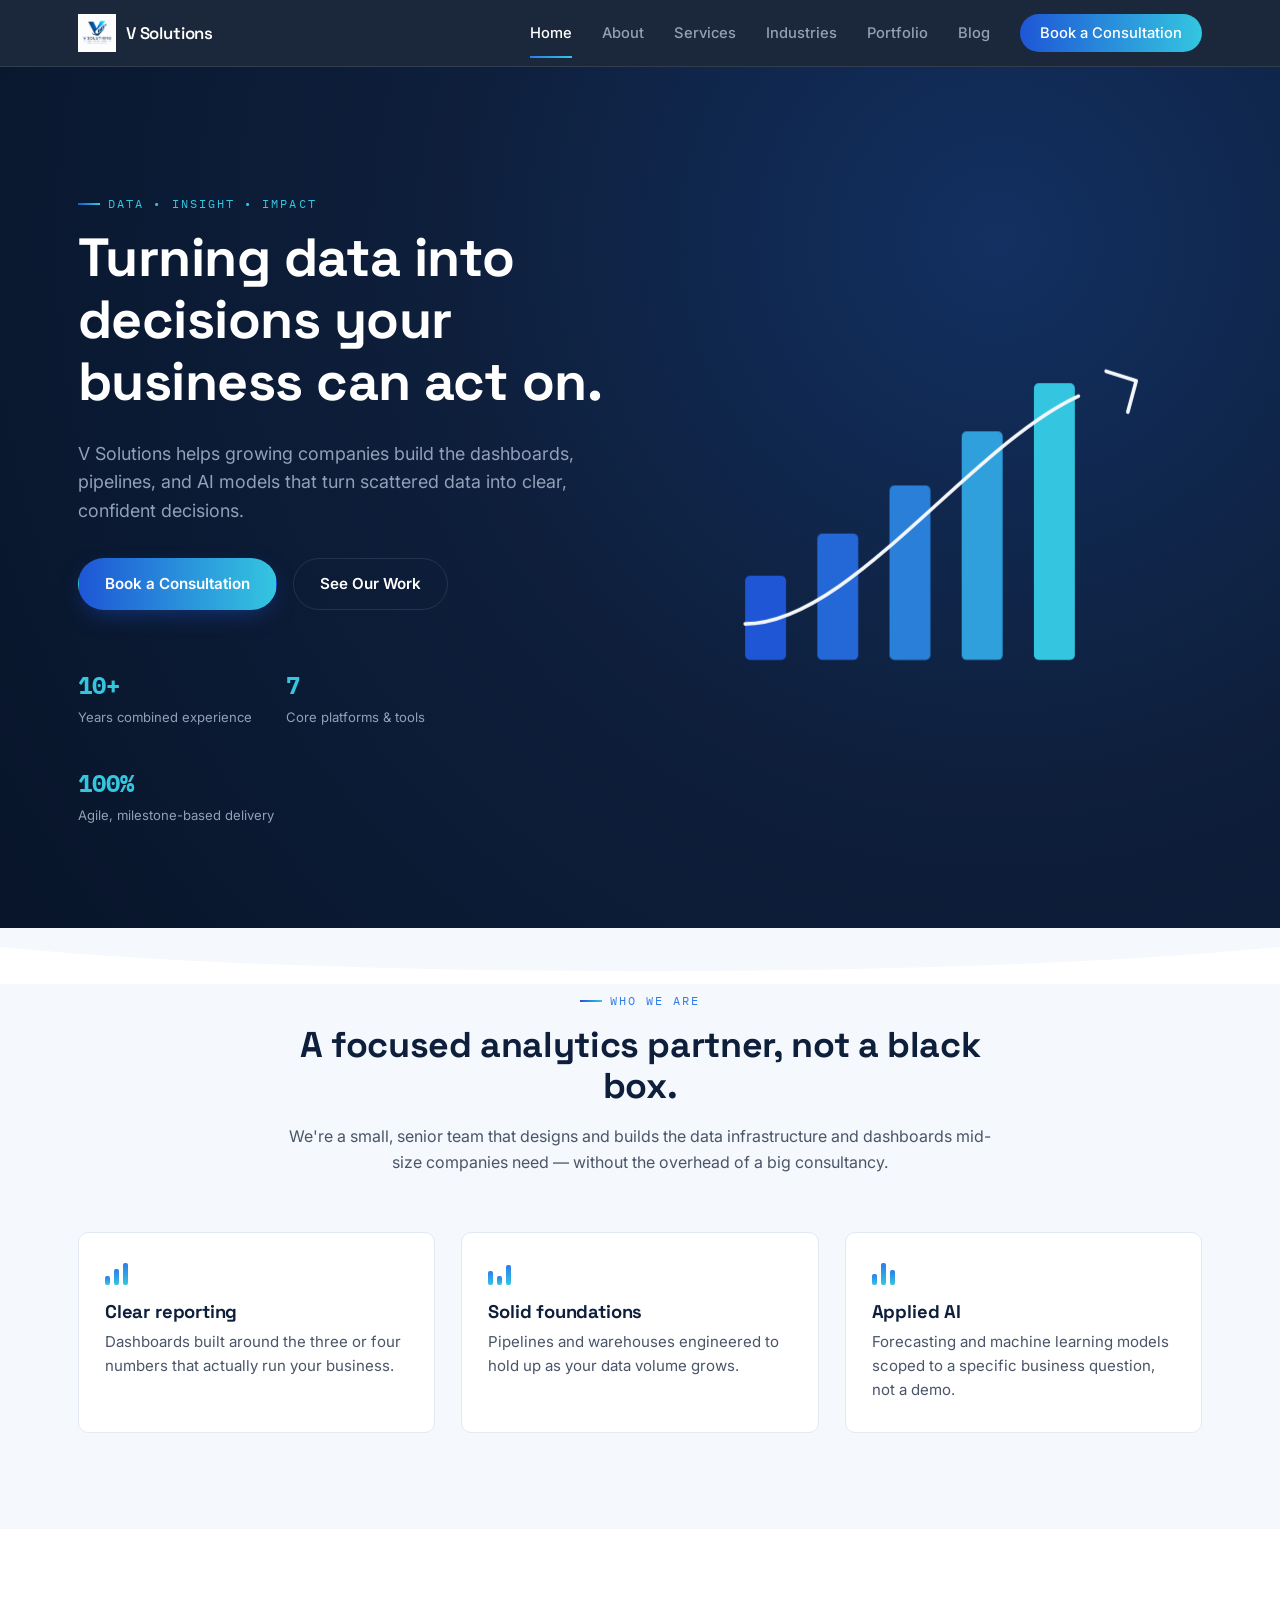
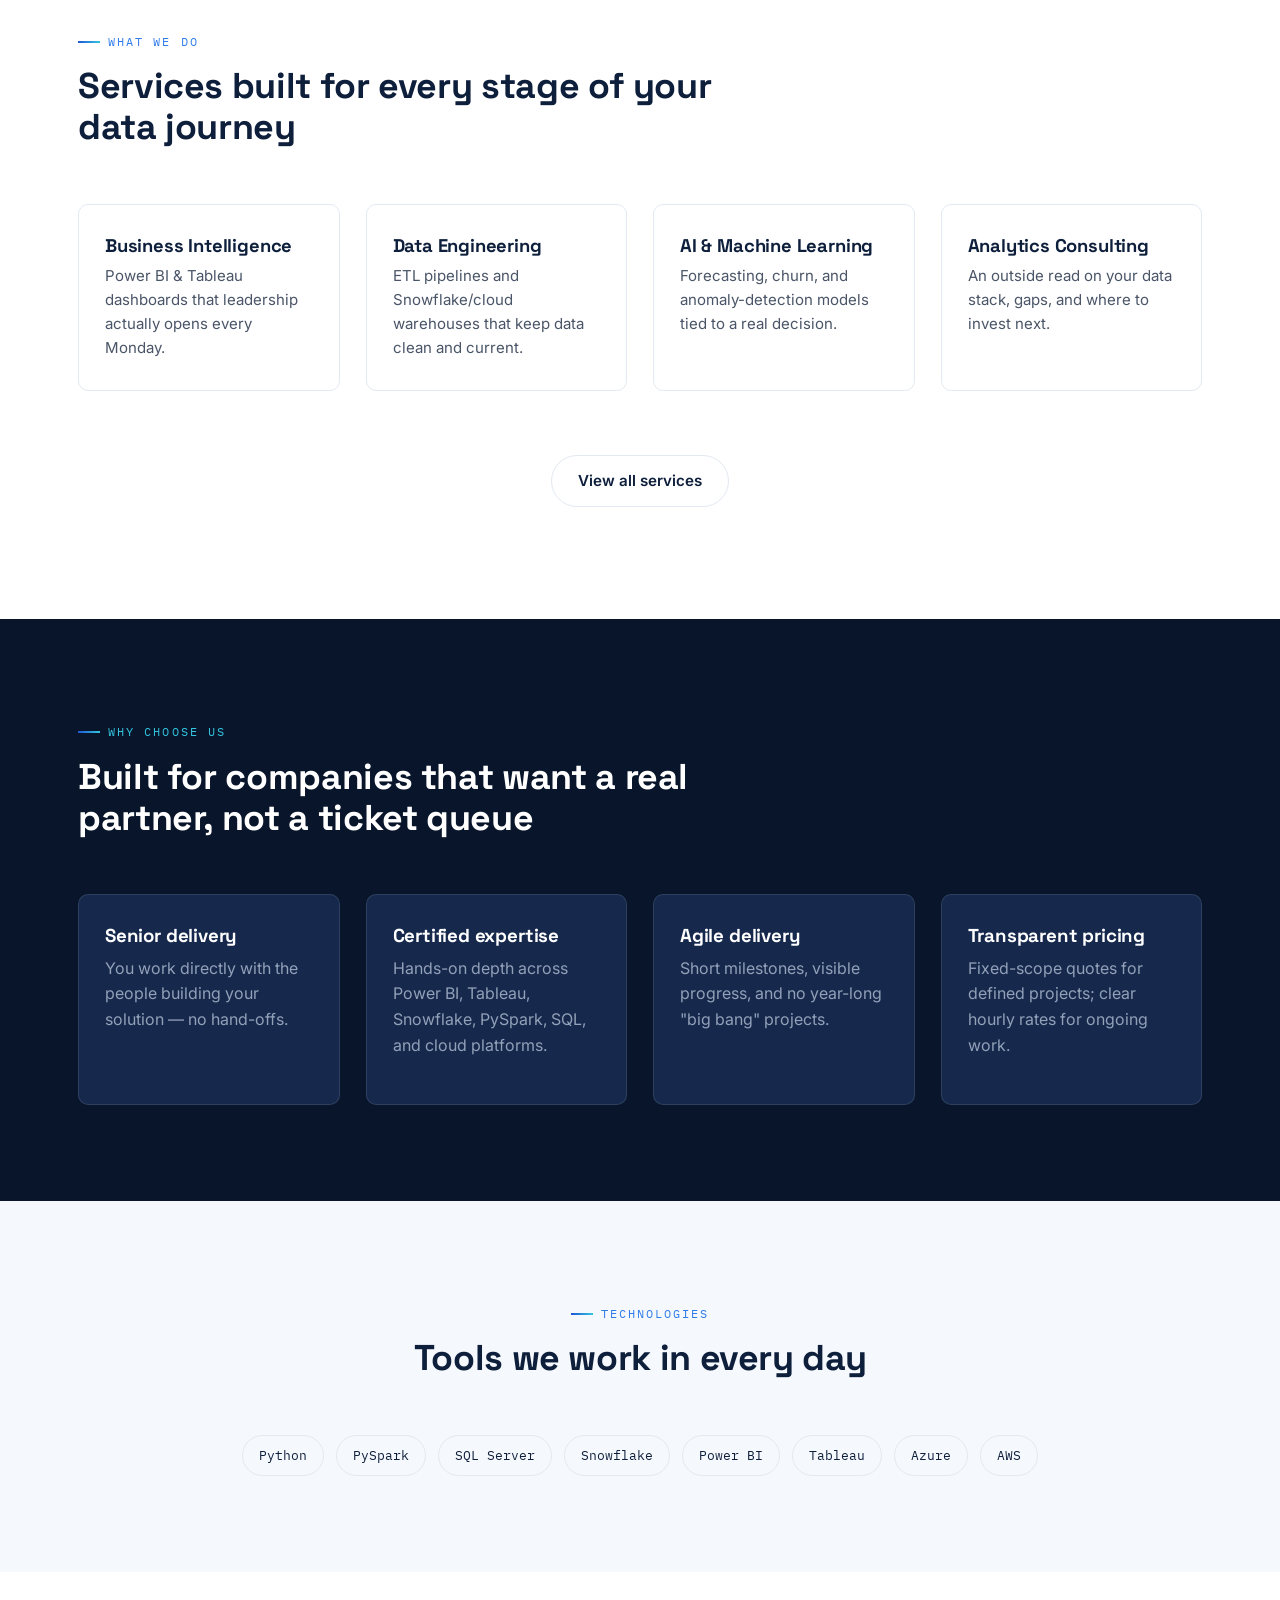
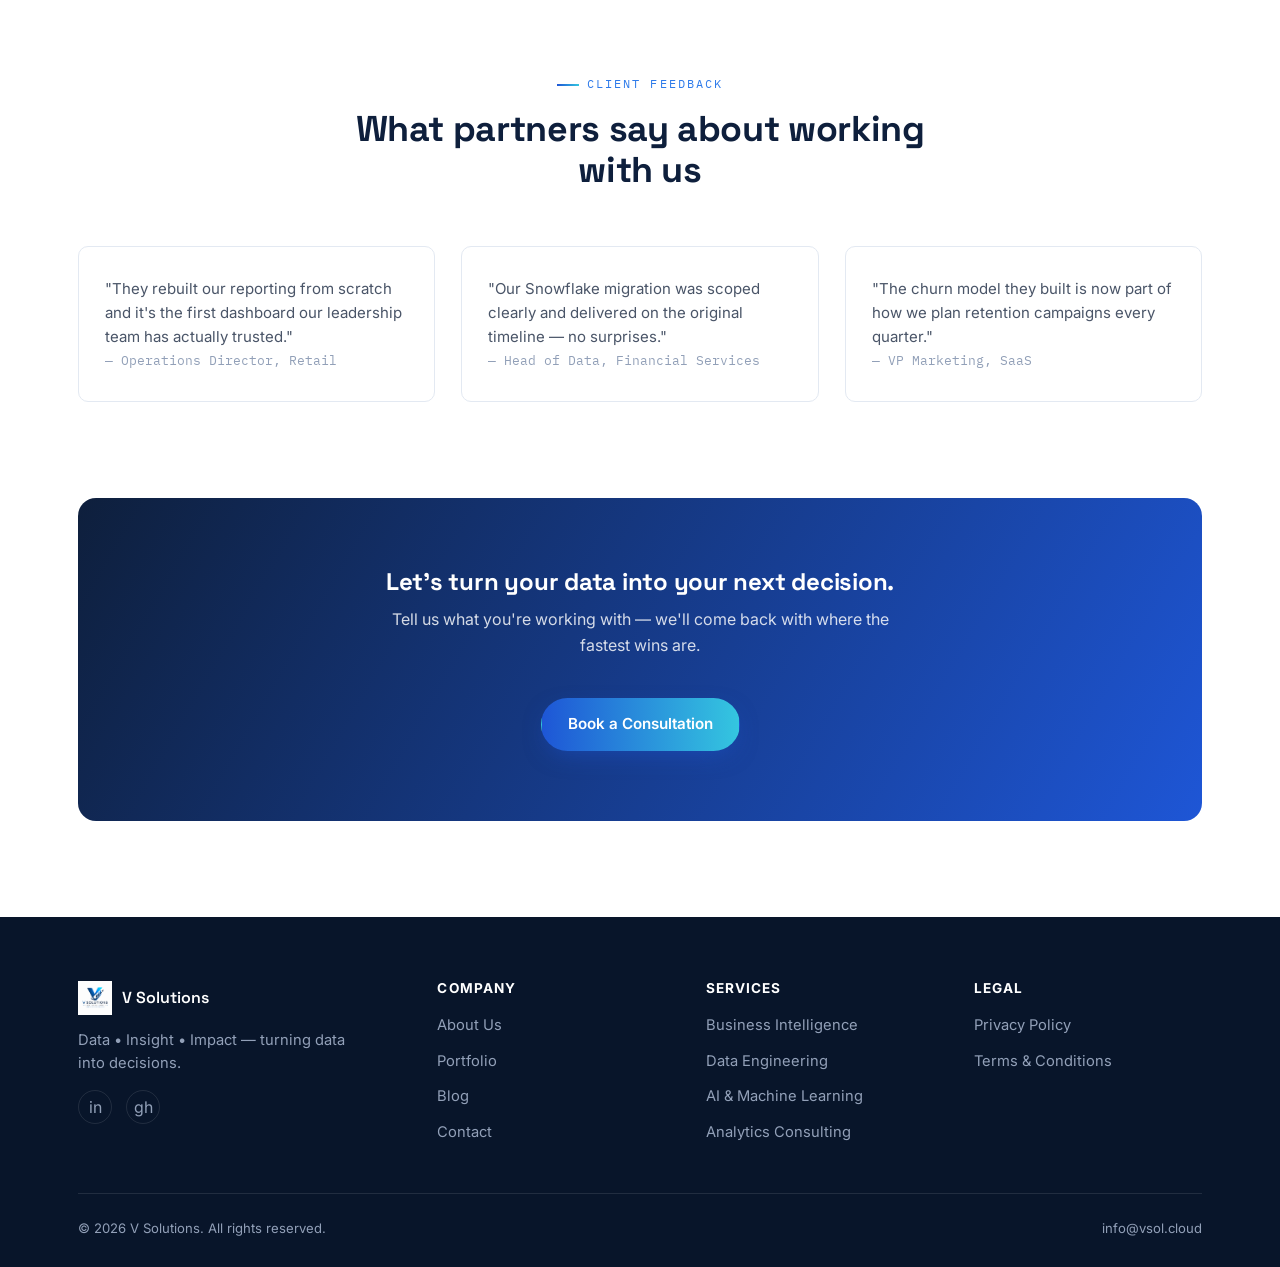
<file: index.html>
<!DOCTYPE html>
<html lang="en">
<head>
<meta charset="UTF-8">
<meta name="viewport" content="width=device-width, initial-scale=1.0">
<title>V Solutions — Turning Data into Decisions</title>
<meta name="description" content="V Solutions is a data analytics and business intelligence consultancy — dashboards, data engineering, and AI/ML that turn raw data into decisions.">
<link rel="icon" href="assets/img/logo.png">
<link rel="preconnect" href="https://fonts.googleapis.com">
<link href="https://fonts.googleapis.com/css2?family=Space+Grotesk:wght@500;600;700&family=Inter:wght@400;500;600&family=IBM+Plex+Mono:wght@400;500&display=swap" rel="stylesheet">
<link rel="stylesheet" href="assets/css/style.css">
</head>
<body>

<header class="site-header">
  <nav class="nav">
    <a href="index.html" class="nav-brand">
      <img src="assets/img/logo.png" alt="V Solutions logo">
      <span>V Solutions</span>
    </a>
    <button class="nav-toggle" aria-label="Toggle menu" aria-expanded="false">&#9776;</button>
    <ul class="nav-links">
      <li><a href="index.html" aria-current="page">Home</a></li>
      <li><a href="about.html">About</a></li>
      <li><a href="services.html">Services</a></li>
      <li><a href="industries.html">Industries</a></li>
      <li><a href="portfolio.html">Portfolio</a></li>
      <li><a href="blog.html">Blog</a></li>
      <li><a href="contact.html" class="nav-cta">Book a Consultation</a></li>
    </ul>
  </nav>
</header>

<!-- HERO -->
<section class="hero">
  <div class="container hero-grid">
    <div>
      <p class="eyebrow on-dark">Data &bull; Insight &bull; Impact</p>
      <h1>Turning data into decisions your business can act on.</h1>
      <p class="lede">V Solutions helps growing companies build the dashboards, pipelines, and AI models that turn scattered data into clear, confident decisions.</p>
      <div class="hero-actions">
        <a href="contact.html" class="btn btn-primary">Book a Consultation</a>
        <a href="portfolio.html" class="btn btn-ghost on-dark">See Our Work</a>
      </div>
      <div class="hero-stats">
        <div><strong>10+</strong><span>Years combined experience</span></div>
        <div><strong>7</strong><span>Core platforms &amp; tools</span></div>
        <div><strong>100%</strong><span>Agile, milestone-based delivery</span></div>
      </div>
    </div>
    <div>
      <svg class="bars-graphic" viewBox="0 0 420 320" xmlns="http://www.w3.org/2000/svg" aria-hidden="true">
        <rect class="b1" x="40"  y="220" width="34" height="70"  rx="4" fill="#1E56D6"/>
        <rect class="b2" x="100" y="185" width="34" height="105" rx="4" fill="#2467D6"/>
        <rect class="b3" x="160" y="145" width="34" height="145" rx="4" fill="#2A80D8"/>
        <rect class="b4" x="220" y="100" width="34" height="190" rx="4" fill="#2FA0DC"/>
        <rect class="b5" x="280" y="60"  width="34" height="230" rx="4" fill="#34C6E0"/>
        <path class="arrow-path" d="M40 260 C140 260, 260 60, 360 60" stroke="#F5F8FC" stroke-width="3" fill="none" stroke-linecap="round"/>
        <path d="M340 50 L365 58 L358 84" stroke="#F5F8FC" stroke-width="3" fill="none" stroke-linecap="round" stroke-linejoin="round"/>
      </svg>
    </div>
  </div>
</section>

<svg class="swoosh-divider" viewBox="0 0 1200 60" preserveAspectRatio="none" aria-hidden="true">
  <path d="M0 0 L1200 0 L1200 20 C900 55 300 55 0 20 Z" fill="#F5F8FC"/>
</svg>

<!-- INTRO -->
<section class="section section-ice" style="padding-top:0;">
  <div class="container">
    <div class="section-head center" style="max-width:720px;">
      <p class="eyebrow">Who we are</p>
      <h2>A focused analytics partner, not a black box.</h2>
      <p>We're a small, senior team that designs and builds the data infrastructure and dashboards mid-size companies need — without the overhead of a big consultancy.</p>
    </div>
    <div class="grid grid-3">
      <div class="card">
        <div class="bar-mark"><span style="height:40%"></span><span style="height:70%"></span><span style="height:100%"></span></div>
        <h3>Clear reporting</h3>
        <p>Dashboards built around the three or four numbers that actually run your business.</p>
      </div>
      <div class="card">
        <div class="bar-mark"><span style="height:60%"></span><span style="height:40%"></span><span style="height:90%"></span></div>
        <h3>Solid foundations</h3>
        <p>Pipelines and warehouses engineered to hold up as your data volume grows.</p>
      </div>
      <div class="card">
        <div class="bar-mark"><span style="height:50%"></span><span style="height:100%"></span><span style="height:65%"></span></div>
        <h3>Applied AI</h3>
        <p>Forecasting and machine learning models scoped to a specific business question, not a demo.</p>
      </div>
    </div>
  </div>
</section>

<!-- SERVICES PREVIEW -->
<section class="section">
  <div class="container">
    <div class="section-head">
      <p class="eyebrow">What we do</p>
      <h2>Services built for every stage of your data journey</h2>
    </div>
    <div class="grid grid-4">
      <div class="card">
        <h3>Business Intelligence</h3>
        <p>Power BI &amp; Tableau dashboards that leadership actually opens every Monday.</p>
      </div>
      <div class="card">
        <h3>Data Engineering</h3>
        <p>ETL pipelines and Snowflake/cloud warehouses that keep data clean and current.</p>
      </div>
      <div class="card">
        <h3>AI &amp; Machine Learning</h3>
        <p>Forecasting, churn, and anomaly-detection models tied to a real decision.</p>
      </div>
      <div class="card">
        <h3>Analytics Consulting</h3>
        <p>An outside read on your data stack, gaps, and where to invest next.</p>
      </div>
    </div>
    <p class="center-text mt-large"><a href="services.html" class="btn btn-ghost">View all services</a></p>
  </div>
</section>

<!-- WHY CHOOSE US -->
<section class="section section-navy">
  <div class="container">
    <div class="section-head">
      <p class="eyebrow on-dark">Why choose us</p>
      <h2>Built for companies that want a real partner, not a ticket queue</h2>
    </div>
    <div class="grid grid-4">
      <div class="card-dark">
        <h3>Senior delivery</h3>
        <p>You work directly with the people building your solution — no hand-offs.</p>
      </div>
      <div class="card-dark">
        <h3>Certified expertise</h3>
        <p>Hands-on depth across Power BI, Tableau, Snowflake, PySpark, SQL, and cloud platforms.</p>
      </div>
      <div class="card-dark">
        <h3>Agile delivery</h3>
        <p>Short milestones, visible progress, and no year-long "big bang" projects.</p>
      </div>
      <div class="card-dark">
        <h3>Transparent pricing</h3>
        <p>Fixed-scope quotes for defined projects; clear hourly rates for ongoing work.</p>
      </div>
    </div>
  </div>
</section>

<!-- TECHNOLOGIES -->
<section class="section section-ice">
  <div class="container">
    <div class="section-head center" style="max-width:600px;">
      <p class="eyebrow">Technologies</p>
      <h2>Tools we work in every day</h2>
    </div>
    <div class="pill-row center-text" style="justify-content:center;">
      <span class="pill">Python</span>
      <span class="pill">PySpark</span>
      <span class="pill">SQL Server</span>
      <span class="pill">Snowflake</span>
      <span class="pill">Power BI</span>
      <span class="pill">Tableau</span>
      <span class="pill">Azure</span>
      <span class="pill">AWS</span>
    </div>
  </div>
</section>

<!-- TESTIMONIALS -->
<section class="section">
  <div class="container">
    <div class="section-head center" style="max-width:600px;">
      <p class="eyebrow">Client feedback</p>
      <h2>What partners say about working with us</h2>
    </div>
    <div class="grid grid-3">
      <div class="card">
        <p>"They rebuilt our reporting from scratch and it's the first dashboard our leadership team has actually trusted."</p>
        <p class="mono" style="font-size:0.82rem; color:var(--slate-light);">— Operations Director, Retail</p>
      </div>
      <div class="card">
        <p>"Our Snowflake migration was scoped clearly and delivered on the original timeline — no surprises."</p>
        <p class="mono" style="font-size:0.82rem; color:var(--slate-light);">— Head of Data, Financial Services</p>
      </div>
      <div class="card">
        <p>"The churn model they built is now part of how we plan retention campaigns every quarter."</p>
        <p class="mono" style="font-size:0.82rem; color:var(--slate-light);">— VP Marketing, SaaS</p>
      </div>
    </div>
  </div>
</section>

<!-- CTA -->
<section class="section" style="padding-top:0;">
  <div class="container">
    <div class="cta-band">
      <h2>Let's turn your data into your next decision.</h2>
      <p>Tell us what you're working with — we'll come back with where the fastest wins are.</p>
      <a href="contact.html" class="btn btn-primary" style="margin-top:24px;">Book a Consultation</a>
    </div>
  </div>
</section>

<footer class="site-footer">
  <div class="container">
    <div class="footer-grid">
      <div>
        <div class="footer-brand">
          <img src="assets/img/logo.png" alt="V Solutions logo">
          <span>V Solutions</span>
        </div>
        <p style="max-width:280px; font-size:0.92rem;">Data &bull; Insight &bull; Impact — turning data into decisions.</p>
        <div class="social-row">
          <a href="#" aria-label="LinkedIn">in</a>
          <a href="#" aria-label="GitHub">gh</a>
        </div>
      </div>
      <div class="footer-col">
        <h4>Company</h4>
        <ul>
          <li><a href="about.html">About Us</a></li>
          <li><a href="portfolio.html">Portfolio</a></li>
          <li><a href="blog.html">Blog</a></li>
          <li><a href="contact.html">Contact</a></li>
        </ul>
      </div>
      <div class="footer-col">
        <h4>Services</h4>
        <ul>
          <li><a href="services.html">Business Intelligence</a></li>
          <li><a href="services.html">Data Engineering</a></li>
          <li><a href="services.html">AI &amp; Machine Learning</a></li>
          <li><a href="services.html">Analytics Consulting</a></li>
        </ul>
      </div>
      <div class="footer-col">
        <h4>Legal</h4>
        <ul>
          <li><a href="privacy.html">Privacy Policy</a></li>
          <li><a href="terms.html">Terms &amp; Conditions</a></li>
        </ul>
      </div>
    </div>
    <div class="footer-bottom">
      <span>&copy; <span data-year></span> V Solutions. All rights reserved.</span>
      <span>info@vsol.cloud</span>
    </div>
  </div>
</footer>

<script src="assets/js/main.js"></script>
</body>
</html>
</file>
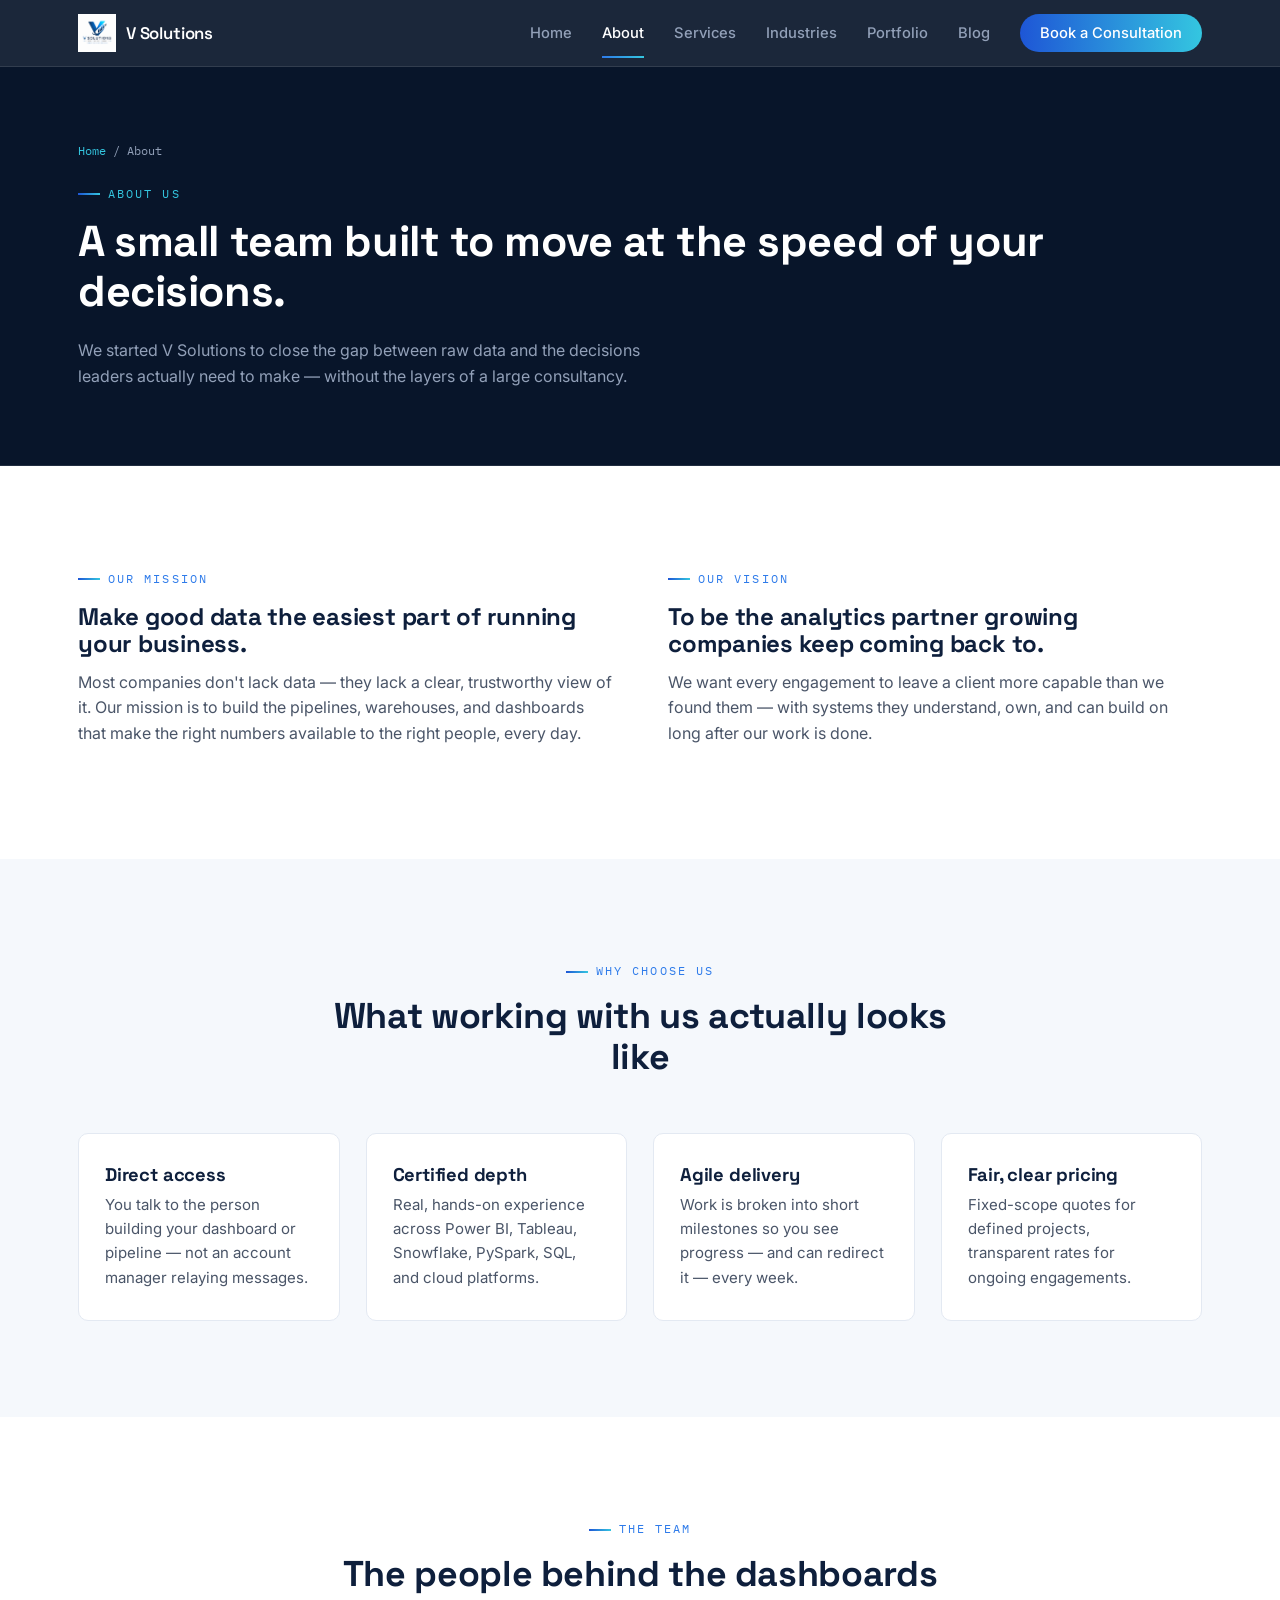
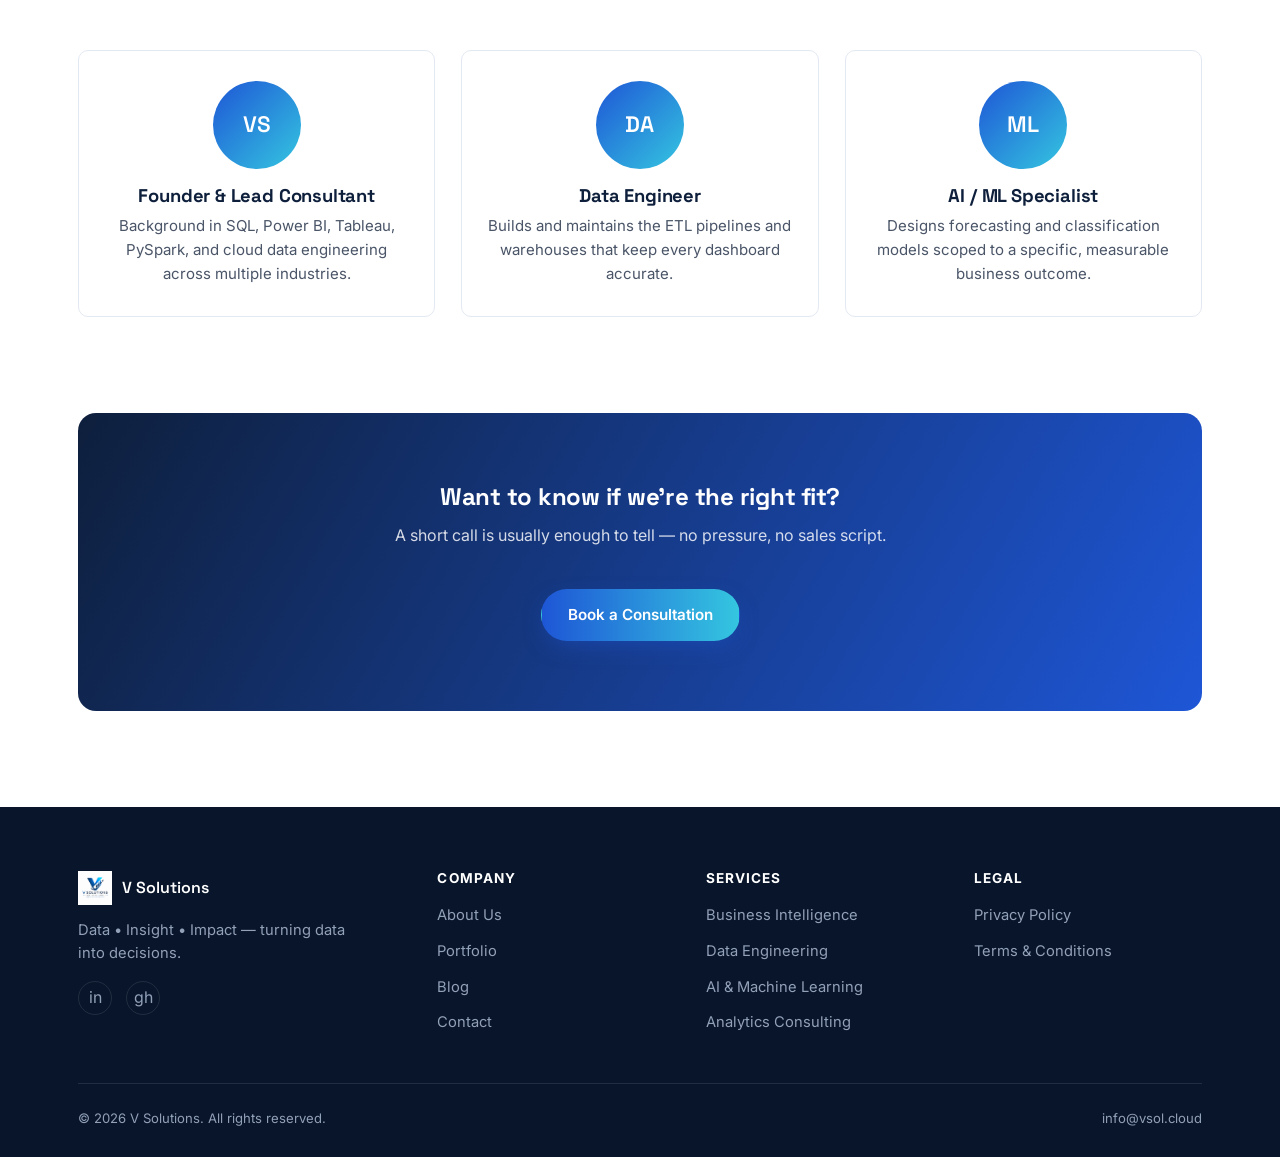
<file: about.html>
<!DOCTYPE html>
<html lang="en">
<head>
<meta charset="UTF-8">
<meta name="viewport" content="width=device-width, initial-scale=1.0">
<title>About Us — V Solutions</title>
<meta name="description" content="V Solutions' mission, vision, and the team behind our data analytics and business intelligence work.">
<link rel="icon" href="assets/img/logo.png">
<link rel="preconnect" href="https://fonts.googleapis.com">
<link href="https://fonts.googleapis.com/css2?family=Space+Grotesk:wght@500;600;700&family=Inter:wght@400;500;600&family=IBM+Plex+Mono:wght@400;500&display=swap" rel="stylesheet">
<link rel="stylesheet" href="assets/css/style.css">
</head>
<body>

<header class="site-header">
  <nav class="nav">
    <a href="index.html" class="nav-brand">
      <img src="assets/img/logo.png" alt="V Solutions logo">
      <span>V Solutions</span>
    </a>
    <button class="nav-toggle" aria-label="Toggle menu" aria-expanded="false">&#9776;</button>
    <ul class="nav-links">
      <li><a href="index.html">Home</a></li>
      <li><a href="about.html" aria-current="page">About</a></li>
      <li><a href="services.html">Services</a></li>
      <li><a href="industries.html">Industries</a></li>
      <li><a href="portfolio.html">Portfolio</a></li>
      <li><a href="blog.html">Blog</a></li>
      <li><a href="contact.html" class="nav-cta">Book a Consultation</a></li>
    </ul>
  </nav>
</header>

<section class="page-hero">
  <div class="container">
    <p class="breadcrumb"><a href="index.html">Home</a> / About</p>
    <p class="eyebrow on-dark">About Us</p>
    <h1>A small team built to move at the speed of your decisions.</h1>
    <p>We started V Solutions to close the gap between raw data and the decisions leaders actually need to make — without the layers of a large consultancy.</p>
  </div>
</section>

<section class="section">
  <div class="container two-col">
    <div>
      <p class="eyebrow">Our mission</p>
      <h2>Make good data the easiest part of running your business.</h2>
      <p>Most companies don't lack data — they lack a clear, trustworthy view of it. Our mission is to build the pipelines, warehouses, and dashboards that make the right numbers available to the right people, every day.</p>
    </div>
    <div>
      <p class="eyebrow">Our vision</p>
      <h2>To be the analytics partner growing companies keep coming back to.</h2>
      <p>We want every engagement to leave a client more capable than we found them — with systems they understand, own, and can build on long after our work is done.</p>
    </div>
  </div>
</section>

<section class="section section-ice">
  <div class="container">
    <div class="section-head center" style="max-width:640px;">
      <p class="eyebrow">Why choose us</p>
      <h2>What working with us actually looks like</h2>
    </div>
    <div class="grid grid-4">
      <div class="card">
        <h3>Direct access</h3>
        <p>You talk to the person building your dashboard or pipeline — not an account manager relaying messages.</p>
      </div>
      <div class="card">
        <h3>Certified depth</h3>
        <p>Real, hands-on experience across Power BI, Tableau, Snowflake, PySpark, SQL, and cloud platforms.</p>
      </div>
      <div class="card">
        <h3>Agile delivery</h3>
        <p>Work is broken into short milestones so you see progress — and can redirect it — every week.</p>
      </div>
      <div class="card">
        <h3>Fair, clear pricing</h3>
        <p>Fixed-scope quotes for defined projects, transparent rates for ongoing engagements.</p>
      </div>
    </div>
  </div>
</section>

<section class="section">
  <div class="container">
    <div class="section-head center" style="max-width:600px;">
      <p class="eyebrow">The team</p>
      <h2>The people behind the dashboards</h2>
    </div>
    <div class="grid grid-3">
      <div class="card team-card">
        <div class="team-avatar">VS</div>
        <h3>Founder &amp; Lead Consultant</h3>
        <p>Background in SQL, Power BI, Tableau, PySpark, and cloud data engineering across multiple industries.</p>
      </div>
      <div class="card team-card">
        <div class="team-avatar">DA</div>
        <h3>Data Engineer</h3>
        <p>Builds and maintains the ETL pipelines and warehouses that keep every dashboard accurate.</p>
      </div>
      <div class="card team-card">
        <div class="team-avatar">ML</div>
        <h3>AI / ML Specialist</h3>
        <p>Designs forecasting and classification models scoped to a specific, measurable business outcome.</p>
      </div>
    </div>
  </div>
</section>

<section class="section" style="padding-top:0;">
  <div class="container">
    <div class="cta-band">
      <h2>Want to know if we're the right fit?</h2>
      <p>A short call is usually enough to tell — no pressure, no sales script.</p>
      <a href="contact.html" class="btn btn-primary" style="margin-top:24px;">Book a Consultation</a>
    </div>
  </div>
</section>

<footer class="site-footer">
  <div class="container">
    <div class="footer-grid">
      <div>
        <div class="footer-brand">
          <img src="assets/img/logo.png" alt="V Solutions logo">
          <span>V Solutions</span>
        </div>
        <p style="max-width:280px; font-size:0.92rem;">Data &bull; Insight &bull; Impact — turning data into decisions.</p>
        <div class="social-row">
          <a href="#" aria-label="LinkedIn">in</a>
          <a href="#" aria-label="GitHub">gh</a>
        </div>
      </div>
      <div class="footer-col">
        <h4>Company</h4>
        <ul>
          <li><a href="about.html">About Us</a></li>
          <li><a href="portfolio.html">Portfolio</a></li>
          <li><a href="blog.html">Blog</a></li>
          <li><a href="contact.html">Contact</a></li>
        </ul>
      </div>
      <div class="footer-col">
        <h4>Services</h4>
        <ul>
          <li><a href="services.html">Business Intelligence</a></li>
          <li><a href="services.html">Data Engineering</a></li>
          <li><a href="services.html">AI &amp; Machine Learning</a></li>
          <li><a href="services.html">Analytics Consulting</a></li>
        </ul>
      </div>
      <div class="footer-col">
        <h4>Legal</h4>
        <ul>
          <li><a href="privacy.html">Privacy Policy</a></li>
          <li><a href="terms.html">Terms &amp; Conditions</a></li>
        </ul>
      </div>
    </div>
    <div class="footer-bottom">
      <span>&copy; <span data-year></span> V Solutions. All rights reserved.</span>
      <span>info@vsol.cloud</span>
    </div>
  </div>
</footer>

<script src="assets/js/main.js"></script>
</body>
</html>
</file>
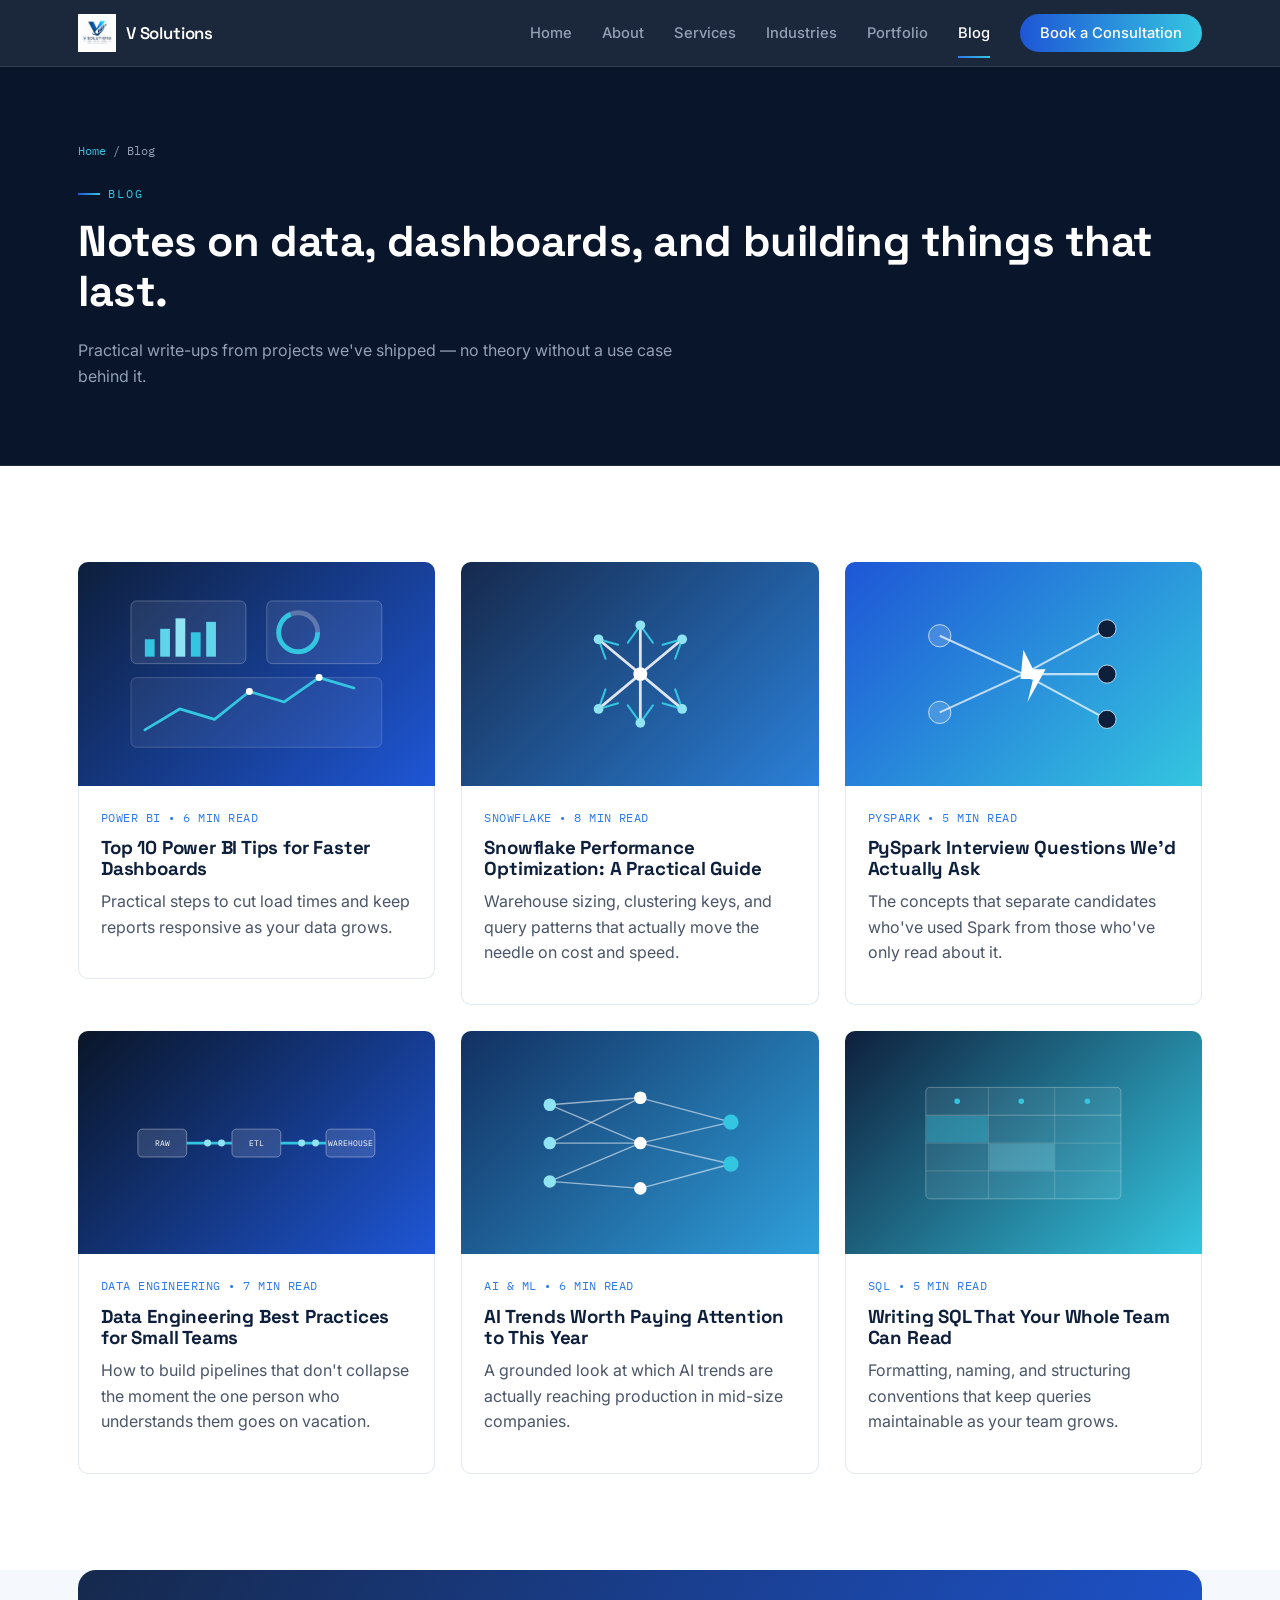
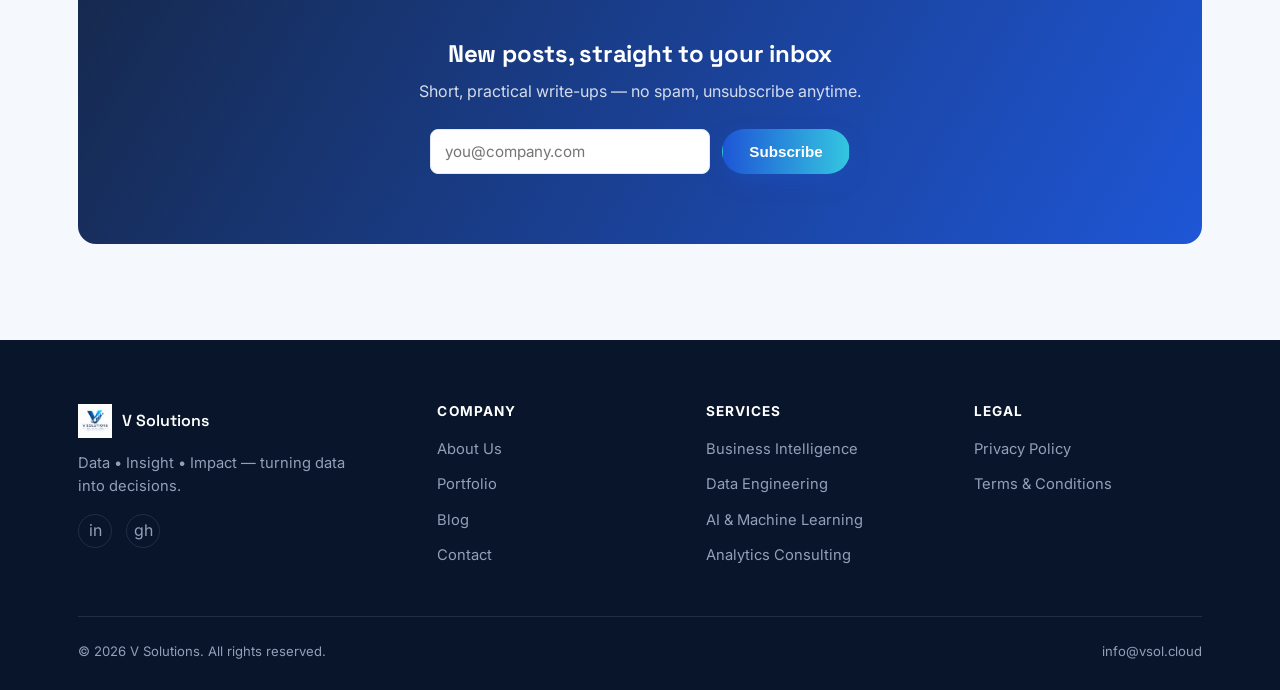
<file: blog.html>
<!DOCTYPE html>
<html lang="en">
<head>
<meta charset="UTF-8">
<meta name="viewport" content="width=device-width, initial-scale=1.0">
<title>Blog — V Solutions</title>
<meta name="description" content="Insights on Power BI, Snowflake, PySpark, data engineering, and AI from the V Solutions team.">
<link rel="icon" href="assets/img/logo.png">
<link rel="preconnect" href="https://fonts.googleapis.com">
<link href="https://fonts.googleapis.com/css2?family=Space+Grotesk:wght@500;600;700&family=Inter:wght@400;500;600&family=IBM+Plex+Mono:wght@400;500&display=swap" rel="stylesheet">
<link rel="stylesheet" href="assets/css/style.css">
</head>
<body>

<header class="site-header">
  <nav class="nav">
    <a href="index.html" class="nav-brand">
      <img src="assets/img/logo.png" alt="V Solutions logo">
      <span>V Solutions</span>
    </a>
    <button class="nav-toggle" aria-label="Toggle menu" aria-expanded="false">&#9776;</button>
    <ul class="nav-links">
      <li><a href="index.html">Home</a></li>
      <li><a href="about.html">About</a></li>
      <li><a href="services.html">Services</a></li>
      <li><a href="industries.html">Industries</a></li>
      <li><a href="portfolio.html">Portfolio</a></li>
      <li><a href="blog.html" aria-current="page">Blog</a></li>
      <li><a href="contact.html" class="nav-cta">Book a Consultation</a></li>
    </ul>
  </nav>
</header>

<section class="page-hero">
  <div class="container">
    <p class="breadcrumb"><a href="index.html">Home</a> / Blog</p>
    <p class="eyebrow on-dark">Blog</p>
    <h1>Notes on data, dashboards, and building things that last.</h1>
    <p>Practical write-ups from projects we've shipped — no theory without a use case behind it.</p>
  </div>
</section>

<section class="section">
  <div class="container">
    <div class="grid grid-3">

      <div class="post-card">
        <div class="post-thumb" style="background:linear-gradient(135deg,#0E1F3C,#1E56D6);">
          <svg viewBox="0 0 400 250" xmlns="http://www.w3.org/2000/svg" aria-hidden="true">
            <rect x="20" y="20" width="165" height="90" rx="8" fill="#ffffff" fill-opacity="0.08" stroke="#ffffff" stroke-opacity="0.35"/>
            <rect x="40" y="75" width="14" height="25" fill="#34C6E0"/>
            <rect x="62" y="60" width="14" height="40" fill="#5FD4EA"/>
            <rect x="84" y="45" width="14" height="55" fill="#8FE3F2"/>
            <rect x="106" y="65" width="14" height="35" fill="#34C6E0"/>
            <rect x="128" y="50" width="14" height="50" fill="#5FD4EA"/>
            <rect x="215" y="20" width="165" height="90" rx="8" fill="#ffffff" fill-opacity="0.08" stroke="#ffffff" stroke-opacity="0.35"/>
            <circle cx="260" cy="65" r="28" fill="none" stroke="#34C6E0" stroke-width="7" stroke-dasharray="120 60"/>
            <circle cx="260" cy="65" r="28" fill="none" stroke="#ffffff" stroke-opacity="0.25" stroke-width="7" stroke-dasharray="60 120" stroke-dashoffset="-120"/>
            <rect x="20" y="130" width="360" height="100" rx="8" fill="#ffffff" fill-opacity="0.06" stroke="#ffffff" stroke-opacity="0.25"/>
            <polyline points="40,205 90,175 140,190 190,150 240,165 290,130 340,145" fill="none" stroke="#34C6E0" stroke-width="4" stroke-linecap="round" stroke-linejoin="round"/>
            <circle cx="190" cy="150" r="5" fill="#ffffff"/>
            <circle cx="290" cy="130" r="5" fill="#ffffff"/>
          </svg>
        </div>
        <div class="body">
          <p class="post-meta">POWER BI &bull; 6 MIN READ</p>
          <h3>Top 10 Power BI Tips for Faster Dashboards</h3>
          <p>Practical steps to cut load times and keep reports responsive as your data grows.</p>
        </div>
      </div>

      <div class="post-card">
        <div class="post-thumb" style="background:linear-gradient(135deg,#16294D,#2A80D8);">
          <svg viewBox="0 0 400 250" xmlns="http://www.w3.org/2000/svg" aria-hidden="true">
            <g stroke="#ffffff" stroke-opacity="0.85" stroke-width="4" stroke-linecap="round">
              <line x1="200" y1="55" x2="200" y2="195"/>
              <line x1="140" y1="75" x2="260" y2="175"/>
              <line x1="260" y1="75" x2="140" y2="175"/>
            </g>
            <g stroke="#34C6E0" stroke-width="3" stroke-linecap="round">
              <line x1="200" y1="55" x2="182" y2="80"/>
              <line x1="200" y1="55" x2="218" y2="80"/>
              <line x1="200" y1="195" x2="182" y2="170"/>
              <line x1="200" y1="195" x2="218" y2="170"/>
              <line x1="140" y1="75" x2="168" y2="83"/>
              <line x1="140" y1="75" x2="150" y2="103"/>
              <line x1="260" y1="175" x2="232" y2="167"/>
              <line x1="260" y1="175" x2="250" y2="147"/>
              <line x1="260" y1="75" x2="232" y2="83"/>
              <line x1="260" y1="75" x2="250" y2="103"/>
              <line x1="140" y1="175" x2="168" y2="167"/>
              <line x1="140" y1="175" x2="150" y2="147"/>
            </g>
            <circle cx="200" cy="125" r="10" fill="#ffffff"/>
            <circle cx="200" cy="55" r="7" fill="#8FE3F2"/>
            <circle cx="200" cy="195" r="7" fill="#8FE3F2"/>
            <circle cx="140" cy="75" r="7" fill="#8FE3F2"/>
            <circle cx="260" cy="75" r="7" fill="#8FE3F2"/>
            <circle cx="140" cy="175" r="7" fill="#8FE3F2"/>
            <circle cx="260" cy="175" r="7" fill="#8FE3F2"/>
          </svg>
        </div>
        <div class="body">
          <p class="post-meta">SNOWFLAKE &bull; 8 MIN READ</p>
          <h3>Snowflake Performance Optimization: A Practical Guide</h3>
          <p>Warehouse sizing, clustering keys, and query patterns that actually move the needle on cost and speed.</p>
        </div>
      </div>

      <div class="post-card">
        <div class="post-thumb" style="background:linear-gradient(135deg,#1E56D6,#34C6E0);">
          <svg viewBox="0 0 400 250" xmlns="http://www.w3.org/2000/svg" aria-hidden="true">
            <g stroke="#ffffff" stroke-opacity="0.7" stroke-width="3">
              <line x1="80" y1="70" x2="200" y2="125"/>
              <line x1="80" y1="180" x2="200" y2="125"/>
              <line x1="200" y1="125" x2="320" y2="60"/>
              <line x1="200" y1="125" x2="320" y2="125"/>
              <line x1="200" y1="125" x2="320" y2="190"/>
            </g>
            <circle cx="80" cy="70" r="16" fill="#ffffff" fill-opacity="0.15" stroke="#ffffff"/>
            <circle cx="80" cy="180" r="16" fill="#ffffff" fill-opacity="0.15" stroke="#ffffff"/>
            <circle cx="320" cy="60" r="13" fill="#0E1F3C" stroke="#ffffff"/>
            <circle cx="320" cy="125" r="13" fill="#0E1F3C" stroke="#ffffff"/>
            <circle cx="320" cy="190" r="13" fill="#0E1F3C" stroke="#ffffff"/>
            <path d="M200 90 L214 118 L232 118 L206 165 L214 132 L196 132 Z" fill="#ffffff"/>
          </svg>
        </div>
        <div class="body">
          <p class="post-meta">PYSPARK &bull; 5 MIN READ</p>
          <h3>PySpark Interview Questions We'd Actually Ask</h3>
          <p>The concepts that separate candidates who've used Spark from those who've only read about it.</p>
        </div>
      </div>

      <div class="post-card">
        <div class="post-thumb" style="background:linear-gradient(135deg,#0A1628,#1E56D6);">
          <svg viewBox="0 0 400 250" xmlns="http://www.w3.org/2000/svg" aria-hidden="true">
            <rect x="30" y="105" width="70" height="40" rx="6" fill="#ffffff" fill-opacity="0.12" stroke="#ffffff" stroke-opacity="0.5"/>
            <rect x="165" y="105" width="70" height="40" rx="6" fill="#ffffff" fill-opacity="0.12" stroke="#ffffff" stroke-opacity="0.5"/>
            <rect x="300" y="105" width="70" height="40" rx="6" fill="#ffffff" fill-opacity="0.12" stroke="#ffffff" stroke-opacity="0.5"/>
            <path d="M100 125 H165 M235 125 H300" stroke="#34C6E0" stroke-width="4" fill="none"/>
            <circle cx="130" cy="125" r="5" fill="#8FE3F2"/>
            <circle cx="150" cy="125" r="5" fill="#8FE3F2"/>
            <circle cx="265" cy="125" r="5" fill="#8FE3F2"/>
            <circle cx="285" cy="125" r="5" fill="#8FE3F2"/>
            <text x="65" y="129" font-family="IBM Plex Mono, monospace" font-size="11" fill="#ffffff" text-anchor="middle">RAW</text>
            <text x="200" y="129" font-family="IBM Plex Mono, monospace" font-size="11" fill="#ffffff" text-anchor="middle">ETL</text>
            <text x="335" y="129" font-family="IBM Plex Mono, monospace" font-size="11" fill="#ffffff" text-anchor="middle">WAREHOUSE</text>
          </svg>
        </div>
        <div class="body">
          <p class="post-meta">DATA ENGINEERING &bull; 7 MIN READ</p>
          <h3>Data Engineering Best Practices for Small Teams</h3>
          <p>How to build pipelines that don't collapse the moment the one person who understands them goes on vacation.</p>
        </div>
      </div>

      <div class="post-card">
        <div class="post-thumb" style="background:linear-gradient(135deg,#123061,#2FA0DC);">
          <svg viewBox="0 0 400 250" xmlns="http://www.w3.org/2000/svg" aria-hidden="true">
            <g stroke="#ffffff" stroke-opacity="0.55" stroke-width="2">
              <line x1="70" y1="70" x2="200" y2="60"/>
              <line x1="70" y1="70" x2="200" y2="125"/>
              <line x1="70" y1="125" x2="200" y2="60"/>
              <line x1="70" y1="125" x2="200" y2="125"/>
              <line x1="70" y1="180" x2="200" y2="125"/>
              <line x1="70" y1="180" x2="200" y2="190"/>
              <line x1="200" y1="60" x2="330" y2="95"/>
              <line x1="200" y1="125" x2="330" y2="95"/>
              <line x1="200" y1="125" x2="330" y2="155"/>
              <line x1="200" y1="190" x2="330" y2="155"/>
            </g>
            <circle cx="70" cy="70" r="9" fill="#8FE3F2"/>
            <circle cx="70" cy="125" r="9" fill="#8FE3F2"/>
            <circle cx="70" cy="180" r="9" fill="#8FE3F2"/>
            <circle cx="200" cy="60" r="9" fill="#ffffff"/>
            <circle cx="200" cy="125" r="9" fill="#ffffff"/>
            <circle cx="200" cy="190" r="9" fill="#ffffff"/>
            <circle cx="330" cy="95" r="11" fill="#34C6E0"/>
            <circle cx="330" cy="155" r="11" fill="#34C6E0"/>
          </svg>
        </div>
        <div class="body">
          <p class="post-meta">AI &amp; ML &bull; 6 MIN READ</p>
          <h3>AI Trends Worth Paying Attention to This Year</h3>
          <p>A grounded look at which AI trends are actually reaching production in mid-size companies.</p>
        </div>
      </div>

      <div class="post-card">
        <div class="post-thumb" style="background:linear-gradient(135deg,#0E1F3C,#34C6E0);">
          <svg viewBox="0 0 400 250" xmlns="http://www.w3.org/2000/svg" aria-hidden="true">
            <rect x="60" y="45" width="280" height="160" rx="6" fill="#ffffff" fill-opacity="0.07" stroke="#ffffff" stroke-opacity="0.4"/>
            <line x1="60" y1="85" x2="340" y2="85" stroke="#ffffff" stroke-opacity="0.4"/>
            <line x1="60" y1="125" x2="340" y2="125" stroke="#ffffff" stroke-opacity="0.25"/>
            <line x1="60" y1="165" x2="340" y2="165" stroke="#ffffff" stroke-opacity="0.25"/>
            <line x1="150" y1="45" x2="150" y2="205" stroke="#ffffff" stroke-opacity="0.25"/>
            <line x1="245" y1="45" x2="245" y2="205" stroke="#ffffff" stroke-opacity="0.25"/>
            <rect x="61" y="86" width="88" height="38" fill="#34C6E0" fill-opacity="0.35"/>
            <rect x="151" y="126" width="93" height="38" fill="#8FE3F2" fill-opacity="0.25"/>
            <circle cx="105" cy="65" r="4" fill="#34C6E0"/>
            <circle cx="197" cy="65" r="4" fill="#34C6E0"/>
            <circle cx="292" cy="65" r="4" fill="#34C6E0"/>
          </svg>
        </div>
        <div class="body">
          <p class="post-meta">SQL &bull; 5 MIN READ</p>
          <h3>Writing SQL That Your Whole Team Can Read</h3>
          <p>Formatting, naming, and structuring conventions that keep queries maintainable as your team grows.</p>
        </div>
      </div>

    </div>
  </div>
</section>

<section class="section section-ice" style="padding-top:0;">
  <div class="container">
    <div class="cta-band" style="background:linear-gradient(120deg,#16294D,#1E56D6);">
      <h2>New posts, straight to your inbox</h2>
      <p>Short, practical write-ups — no spam, unsubscribe anytime.</p>
      <form style="display:flex; gap:12px; justify-content:center; margin-top:24px; flex-wrap:wrap;">
        <input type="email" placeholder="you@company.com" style="max-width:280px;" required>
        <button type="submit" class="btn btn-primary">Subscribe</button>
      </form>
    </div>
  </div>
</section>

<footer class="site-footer">
  <div class="container">
    <div class="footer-grid">
      <div>
        <div class="footer-brand">
          <img src="assets/img/logo.png" alt="V Solutions logo">
          <span>V Solutions</span>
        </div>
        <p style="max-width:280px; font-size:0.92rem;">Data &bull; Insight &bull; Impact — turning data into decisions.</p>
        <div class="social-row">
          <a href="#" aria-label="LinkedIn">in</a>
          <a href="#" aria-label="GitHub">gh</a>
        </div>
      </div>
      <div class="footer-col">
        <h4>Company</h4>
        <ul>
          <li><a href="about.html">About Us</a></li>
          <li><a href="portfolio.html">Portfolio</a></li>
          <li><a href="blog.html">Blog</a></li>
          <li><a href="contact.html">Contact</a></li>
        </ul>
      </div>
      <div class="footer-col">
        <h4>Services</h4>
        <ul>
          <li><a href="services.html">Business Intelligence</a></li>
          <li><a href="services.html">Data Engineering</a></li>
          <li><a href="services.html">AI &amp; Machine Learning</a></li>
          <li><a href="services.html">Analytics Consulting</a></li>
        </ul>
      </div>
      <div class="footer-col">
        <h4>Legal</h4>
        <ul>
          <li><a href="privacy.html">Privacy Policy</a></li>
          <li><a href="terms.html">Terms &amp; Conditions</a></li>
        </ul>
      </div>
    </div>
    <div class="footer-bottom">
      <span>&copy; <span data-year></span> V Solutions. All rights reserved.</span>
      <span>info@vsol.cloud</span>
    </div>
  </div>
</footer>

<script src="assets/js/main.js"></script>
</body>
</html>
</file>
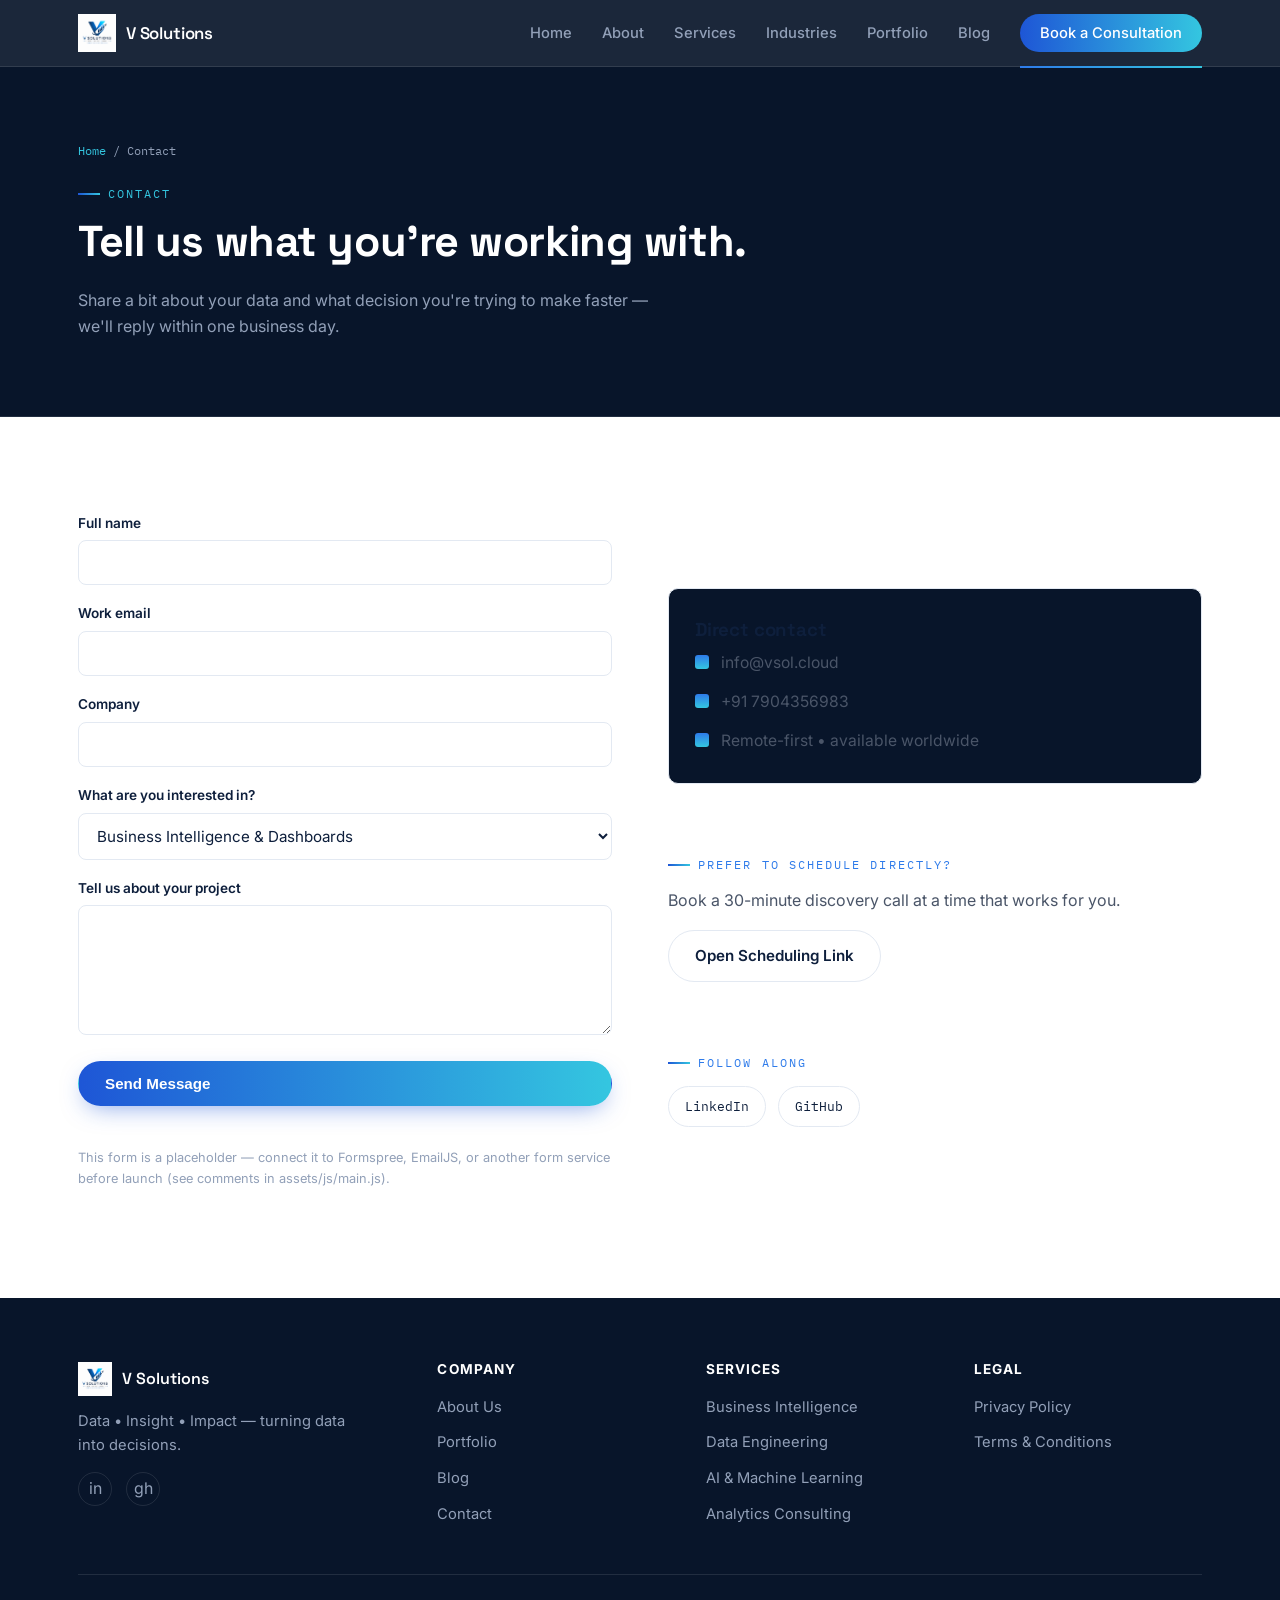
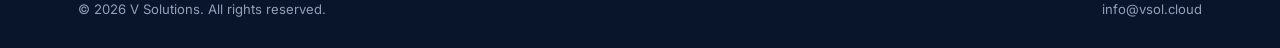
<file: contact.html>
<!DOCTYPE html>
<html lang="en">
<head>
<meta charset="UTF-8">
<meta name="viewport" content="width=device-width, initial-scale=1.0">
<title>Contact — V Solutions</title>
<meta name="description" content="Get in touch with V Solutions to discuss your analytics, dashboard, or data engineering project.">
<link rel="icon" href="assets/img/logo.png">
<link rel="preconnect" href="https://fonts.googleapis.com">
<link href="https://fonts.googleapis.com/css2?family=Space+Grotesk:wght@500;600;700&family=Inter:wght@400;500;600&family=IBM+Plex+Mono:wght@400;500&display=swap" rel="stylesheet">
<link rel="stylesheet" href="assets/css/style.css">
</head>
<body>

<header class="site-header">
  <nav class="nav">
    <a href="index.html" class="nav-brand">
      <img src="assets/img/logo.png" alt="V Solutions logo">
      <span>V Solutions</span>
    </a>
    <button class="nav-toggle" aria-label="Toggle menu" aria-expanded="false">&#9776;</button>
    <ul class="nav-links">
      <li><a href="index.html">Home</a></li>
      <li><a href="about.html">About</a></li>
      <li><a href="services.html">Services</a></li>
      <li><a href="industries.html">Industries</a></li>
      <li><a href="portfolio.html">Portfolio</a></li>
      <li><a href="blog.html">Blog</a></li>
      <li><a href="contact.html" class="nav-cta" aria-current="page">Book a Consultation</a></li>
    </ul>
  </nav>
</header>

<section class="page-hero">
  <div class="container">
    <p class="breadcrumb"><a href="index.html">Home</a> / Contact</p>
    <p class="eyebrow on-dark">Contact</p>
    <h1>Tell us what you're working with.</h1>
    <p>Share a bit about your data and what decision you're trying to make faster — we'll reply within one business day.</p>
  </div>
</section>

<section class="section">
  <div class="container two-col">

    <div>
      <form id="contact-form" class="form-grid">
        <div>
          <label for="name">Full name</label>
          <input type="text" id="name" name="name" required>
        </div>
        <div>
          <label for="email">Work email</label>
          <input type="email" id="email" name="email" required>
        </div>
        <div>
          <label for="company">Company</label>
          <input type="text" id="company" name="company">
        </div>
        <div>
          <label for="service">What are you interested in?</label>
          <select id="service" name="service">
            <option>Business Intelligence &amp; Dashboards</option>
            <option>Data Engineering &amp; ETL</option>
            <option>AI &amp; Machine Learning</option>
            <option>Cloud Migration &amp; Analytics</option>
            <option>Analytics Consulting</option>
            <option>Corporate Training</option>
            <option>Not sure yet</option>
          </select>
        </div>
        <div>
          <label for="message">Tell us about your project</label>
          <textarea id="message" name="message" required></textarea>
        </div>
        <button type="submit" class="btn btn-primary">Send Message</button>
        <p id="form-status" style="font-size:0.9rem;"></p>
      </form>
      <p style="font-size:0.8rem; color:var(--slate-light); margin-top:10px;">
        This form is a placeholder — connect it to Formspree, EmailJS, or another form service before launch (see comments in assets/js/main.js).
      </p>
    </div>

    <div>
      <div class="card-dark" style="background:var(--navy-deep); border-color:var(--line);">
        <h3 style="color:var(--navy);">Direct contact</h3>
        <ul class="bar-list" style="color:var(--slate);">
          <li>info@vsol.cloud</li>
          <li>+91 7904356983</li>
          <li>Remote-first &bull; available worldwide</li>
        </ul>
      </div>
      <div class="mt-large">
        <p class="eyebrow">Prefer to schedule directly?</p>
        <p>Book a 30-minute discovery call at a time that works for you.</p>
        <a href="#" class="btn btn-ghost">Open Scheduling Link</a>
      </div>
      <div class="mt-large">
        <p class="eyebrow">Follow along</p>
        <div class="pill-row">
          <span class="pill">LinkedIn</span>
          <span class="pill">GitHub</span>
        </div>
      </div>
    </div>

  </div>
</section>

<footer class="site-footer">
  <div class="container">
    <div class="footer-grid">
      <div>
        <div class="footer-brand">
          <img src="assets/img/logo.png" alt="V Solutions logo">
          <span>V Solutions</span>
        </div>
        <p style="max-width:280px; font-size:0.92rem;">Data &bull; Insight &bull; Impact — turning data into decisions.</p>
        <div class="social-row">
          <a href="#" aria-label="LinkedIn">in</a>
          <a href="#" aria-label="GitHub">gh</a>
        </div>
      </div>
      <div class="footer-col">
        <h4>Company</h4>
        <ul>
          <li><a href="about.html">About Us</a></li>
          <li><a href="portfolio.html">Portfolio</a></li>
          <li><a href="blog.html">Blog</a></li>
          <li><a href="contact.html">Contact</a></li>
        </ul>
      </div>
      <div class="footer-col">
        <h4>Services</h4>
        <ul>
          <li><a href="services.html">Business Intelligence</a></li>
          <li><a href="services.html">Data Engineering</a></li>
          <li><a href="services.html">AI &amp; Machine Learning</a></li>
          <li><a href="services.html">Analytics Consulting</a></li>
        </ul>
      </div>
      <div class="footer-col">
        <h4>Legal</h4>
        <ul>
          <li><a href="privacy.html">Privacy Policy</a></li>
          <li><a href="terms.html">Terms &amp; Conditions</a></li>
        </ul>
      </div>
    </div>
    <div class="footer-bottom">
      <span>&copy; <span data-year></span> V Solutions. All rights reserved.</span>
      <span>info@vsol.cloud</span>
    </div>
  </div>
</footer>

<script src="assets/js/main.js"></script>
</body>
</html>
</file>
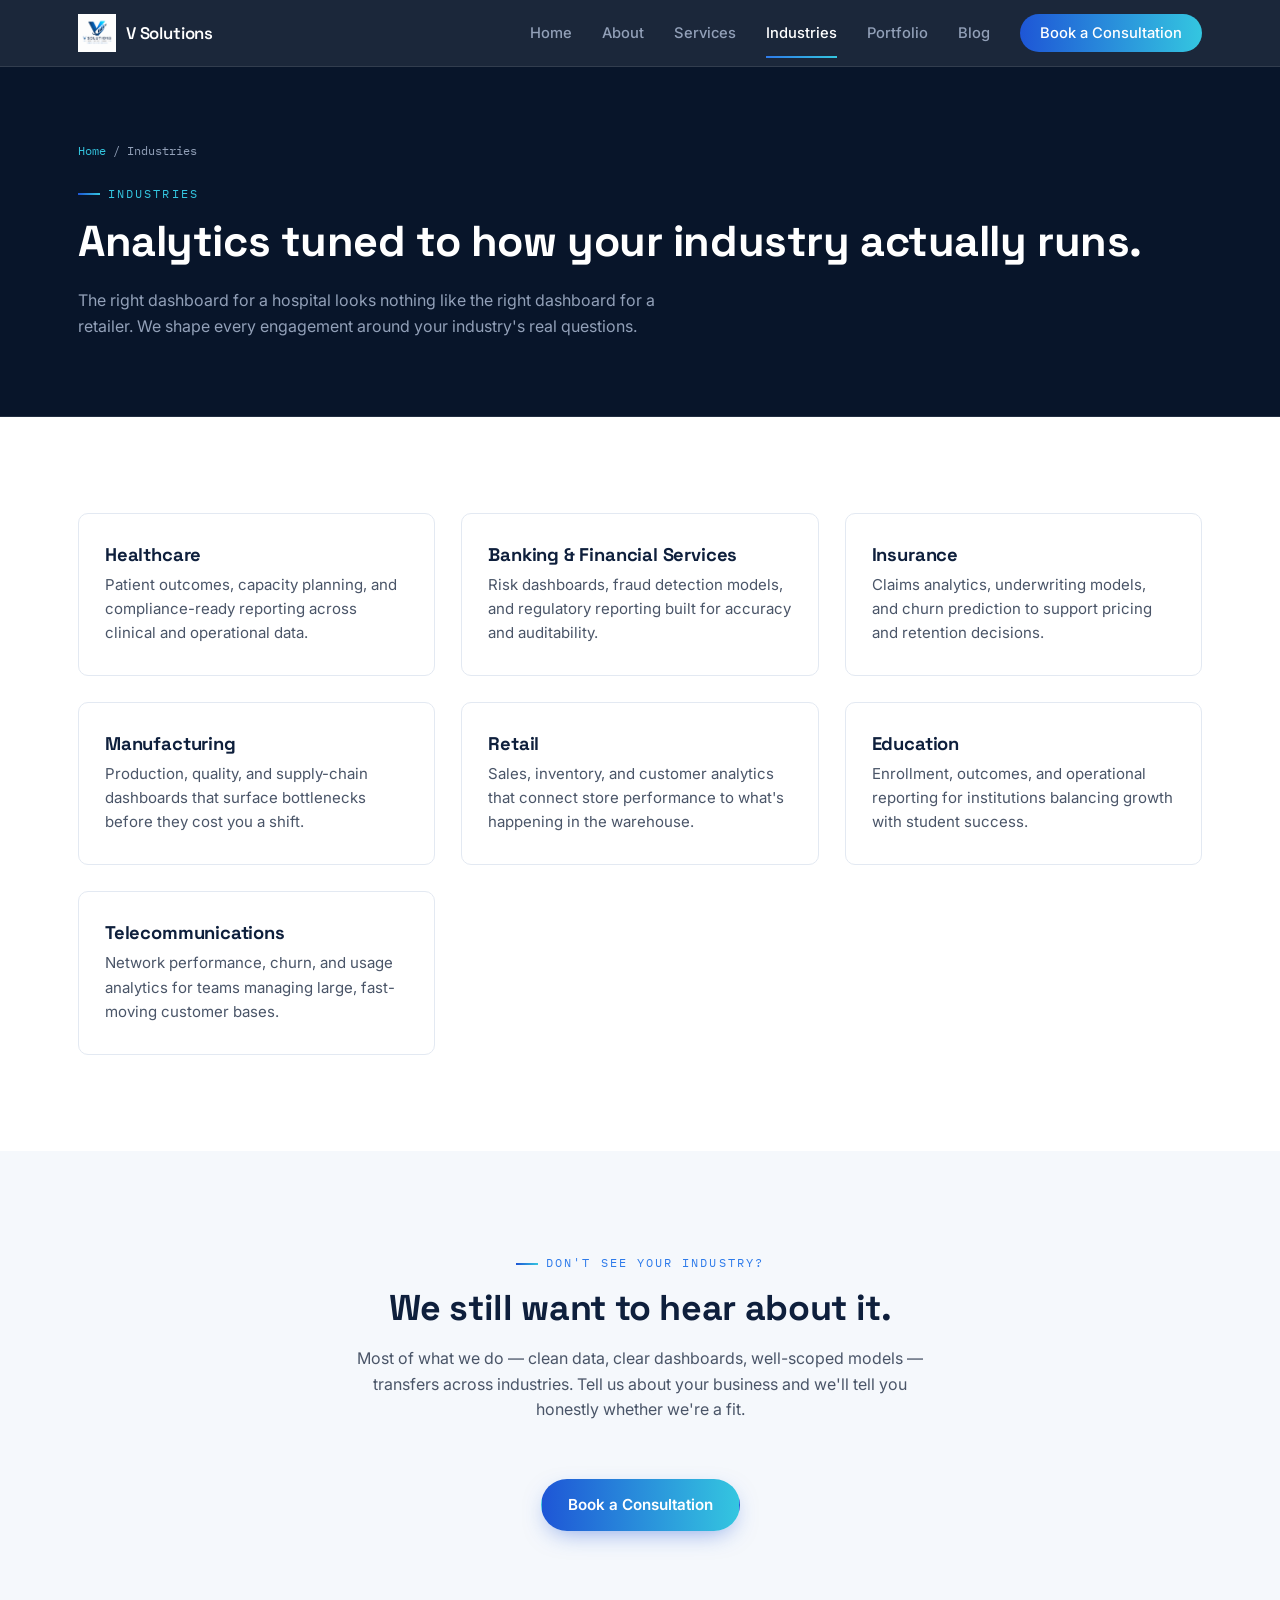
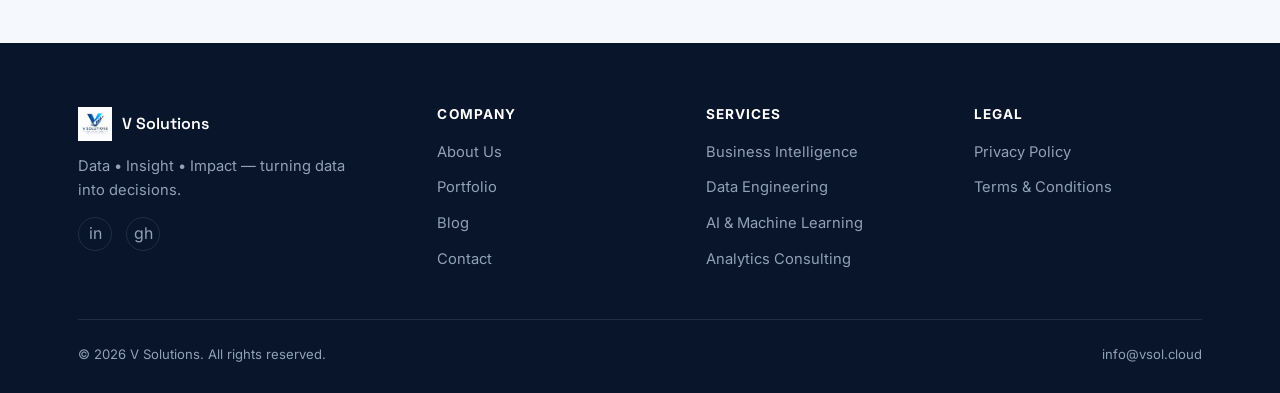
<file: industries.html>
<!DOCTYPE html>
<html lang="en">
<head>
<meta charset="UTF-8">
<meta name="viewport" content="width=device-width, initial-scale=1.0">
<title>Industries — V Solutions</title>
<meta name="description" content="Industries V Solutions serves: healthcare, banking, insurance, manufacturing, retail, education, and telecommunications.">
<link rel="icon" href="assets/img/logo.png">
<link rel="preconnect" href="https://fonts.googleapis.com">
<link href="https://fonts.googleapis.com/css2?family=Space+Grotesk:wght@500;600;700&family=Inter:wght@400;500;600&family=IBM+Plex+Mono:wght@400;500&display=swap" rel="stylesheet">
<link rel="stylesheet" href="assets/css/style.css">
</head>
<body>

<header class="site-header">
  <nav class="nav">
    <a href="index.html" class="nav-brand">
      <img src="assets/img/logo.png" alt="V Solutions logo">
      <span>V Solutions</span>
    </a>
    <button class="nav-toggle" aria-label="Toggle menu" aria-expanded="false">&#9776;</button>
    <ul class="nav-links">
      <li><a href="index.html">Home</a></li>
      <li><a href="about.html">About</a></li>
      <li><a href="services.html">Services</a></li>
      <li><a href="industries.html" aria-current="page">Industries</a></li>
      <li><a href="portfolio.html">Portfolio</a></li>
      <li><a href="blog.html">Blog</a></li>
      <li><a href="contact.html" class="nav-cta">Book a Consultation</a></li>
    </ul>
  </nav>
</header>

<section class="page-hero">
  <div class="container">
    <p class="breadcrumb"><a href="index.html">Home</a> / Industries</p>
    <p class="eyebrow on-dark">Industries</p>
    <h1>Analytics tuned to how your industry actually runs.</h1>
    <p>The right dashboard for a hospital looks nothing like the right dashboard for a retailer. We shape every engagement around your industry's real questions.</p>
  </div>
</section>

<section class="section">
  <div class="container">
    <div class="grid grid-3">

      <div class="card">
        <h3>Healthcare</h3>
        <p>Patient outcomes, capacity planning, and compliance-ready reporting across clinical and operational data.</p>
      </div>
      <div class="card">
        <h3>Banking &amp; Financial Services</h3>
        <p>Risk dashboards, fraud detection models, and regulatory reporting built for accuracy and auditability.</p>
      </div>
      <div class="card">
        <h3>Insurance</h3>
        <p>Claims analytics, underwriting models, and churn prediction to support pricing and retention decisions.</p>
      </div>
      <div class="card">
        <h3>Manufacturing</h3>
        <p>Production, quality, and supply-chain dashboards that surface bottlenecks before they cost you a shift.</p>
      </div>
      <div class="card">
        <h3>Retail</h3>
        <p>Sales, inventory, and customer analytics that connect store performance to what's happening in the warehouse.</p>
      </div>
      <div class="card">
        <h3>Education</h3>
        <p>Enrollment, outcomes, and operational reporting for institutions balancing growth with student success.</p>
      </div>
      <div class="card">
        <h3>Telecommunications</h3>
        <p>Network performance, churn, and usage analytics for teams managing large, fast-moving customer bases.</p>
      </div>

    </div>
  </div>
</section>

<section class="section section-ice">
  <div class="container">
    <div class="section-head center" style="max-width:600px;">
      <p class="eyebrow">Don't see your industry?</p>
      <h2>We still want to hear about it.</h2>
      <p>Most of what we do — clean data, clear dashboards, well-scoped models — transfers across industries. Tell us about your business and we'll tell you honestly whether we're a fit.</p>
    </div>
    <p class="center-text"><a href="contact.html" class="btn btn-primary">Book a Consultation</a></p>
  </div>
</section>

<footer class="site-footer">
  <div class="container">
    <div class="footer-grid">
      <div>
        <div class="footer-brand">
          <img src="assets/img/logo.png" alt="V Solutions logo">
          <span>V Solutions</span>
        </div>
        <p style="max-width:280px; font-size:0.92rem;">Data &bull; Insight &bull; Impact — turning data into decisions.</p>
        <div class="social-row">
          <a href="#" aria-label="LinkedIn">in</a>
          <a href="#" aria-label="GitHub">gh</a>
        </div>
      </div>
      <div class="footer-col">
        <h4>Company</h4>
        <ul>
          <li><a href="about.html">About Us</a></li>
          <li><a href="portfolio.html">Portfolio</a></li>
          <li><a href="blog.html">Blog</a></li>
          <li><a href="contact.html">Contact</a></li>
        </ul>
      </div>
      <div class="footer-col">
        <h4>Services</h4>
        <ul>
          <li><a href="services.html">Business Intelligence</a></li>
          <li><a href="services.html">Data Engineering</a></li>
          <li><a href="services.html">AI &amp; Machine Learning</a></li>
          <li><a href="services.html">Analytics Consulting</a></li>
        </ul>
      </div>
      <div class="footer-col">
        <h4>Legal</h4>
        <ul>
          <li><a href="privacy.html">Privacy Policy</a></li>
          <li><a href="terms.html">Terms &amp; Conditions</a></li>
        </ul>
      </div>
    </div>
    <div class="footer-bottom">
      <span>&copy; <span data-year></span> V Solutions. All rights reserved.</span>
      <span>info@vsol.cloud</span>
    </div>
  </div>
</footer>

<script src="assets/js/main.js"></script>
</body>
</html>
</file>
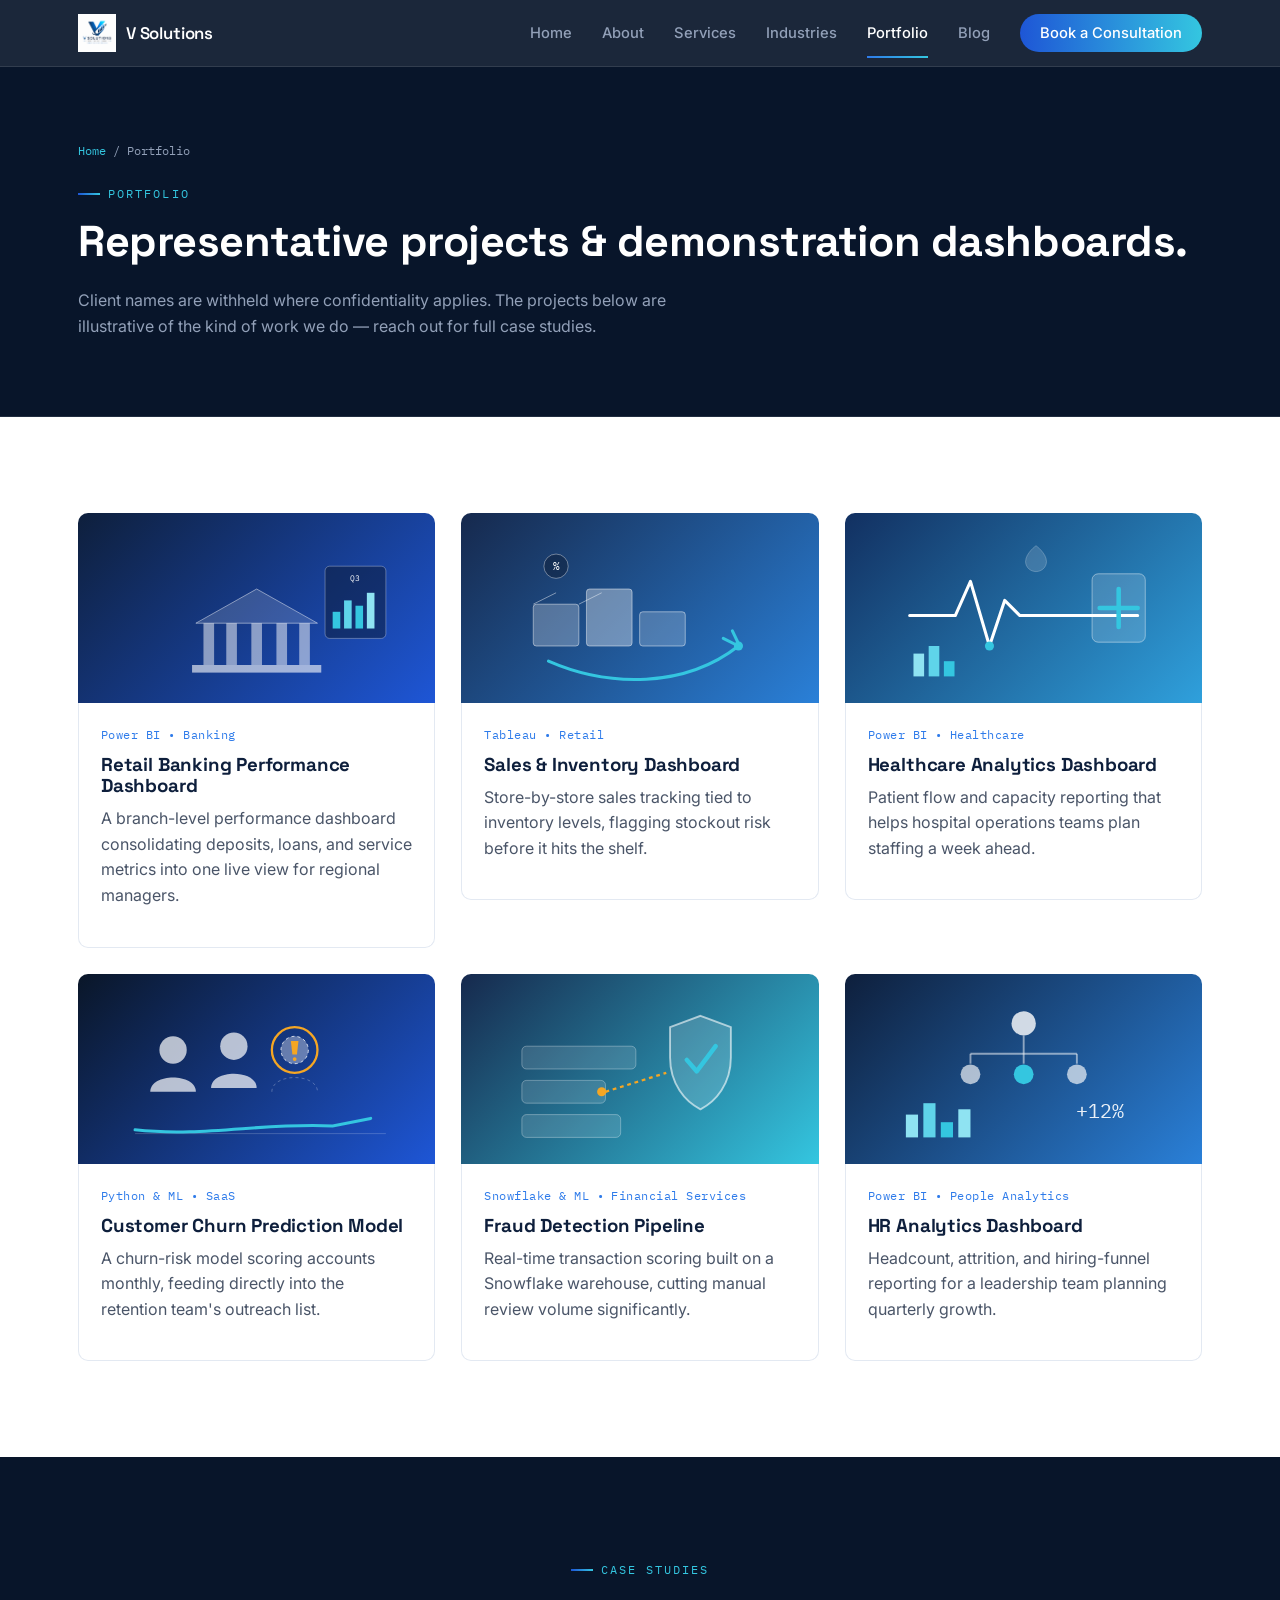
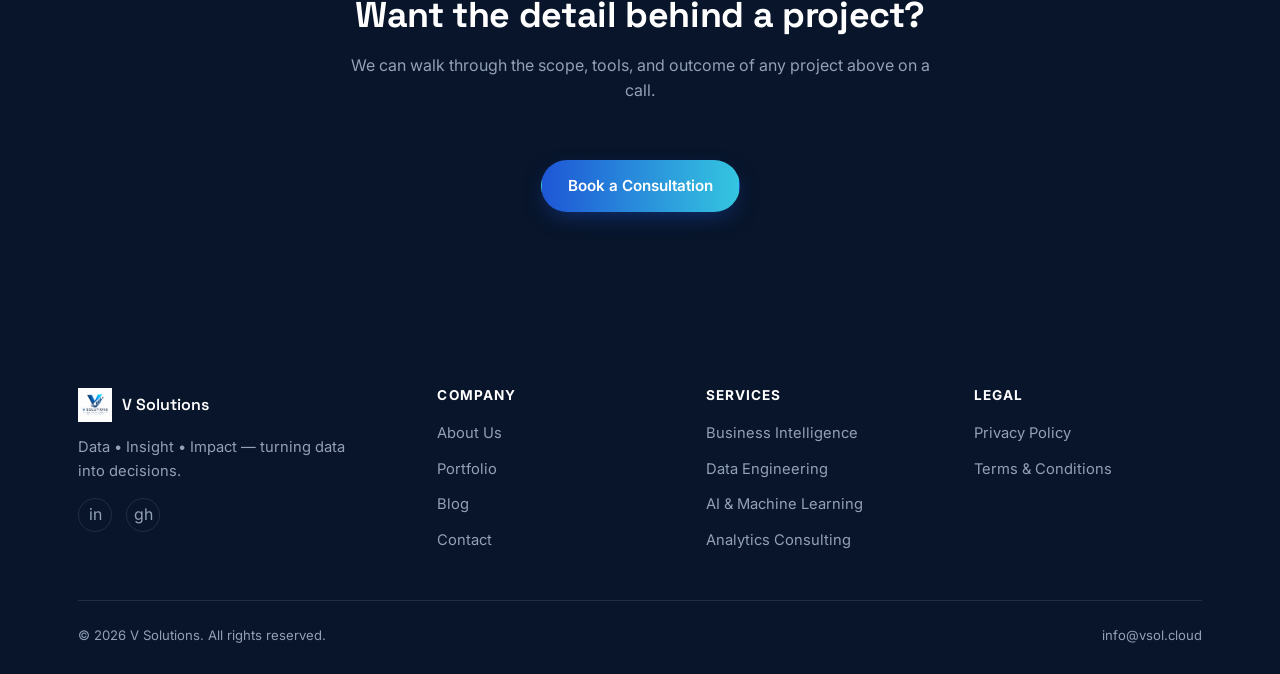
<file: portfolio.html>
<!DOCTYPE html>
<html lang="en">
<head>
<meta charset="UTF-8">
<meta name="viewport" content="width=device-width, initial-scale=1.0">
<title>Portfolio — V Solutions</title>
<meta name="description" content="Sample dashboards, data engineering, and AI/ML projects from V Solutions.">
<link rel="icon" href="assets/img/logo.png">
<link rel="preconnect" href="https://fonts.googleapis.com">
<link href="https://fonts.googleapis.com/css2?family=Space+Grotesk:wght@500;600;700&family=Inter:wght@400;500;600&family=IBM+Plex+Mono:wght@400;500&display=swap" rel="stylesheet">
<link rel="stylesheet" href="assets/css/style.css">
</head>
<body>

<header class="site-header">
  <nav class="nav">
    <a href="index.html" class="nav-brand">
      <img src="assets/img/logo.png" alt="V Solutions logo">
      <span>V Solutions</span>
    </a>
    <button class="nav-toggle" aria-label="Toggle menu" aria-expanded="false">&#9776;</button>
    <ul class="nav-links">
      <li><a href="index.html">Home</a></li>
      <li><a href="about.html">About</a></li>
      <li><a href="services.html">Services</a></li>
      <li><a href="industries.html">Industries</a></li>
      <li><a href="portfolio.html" aria-current="page">Portfolio</a></li>
      <li><a href="blog.html">Blog</a></li>
      <li><a href="contact.html" class="nav-cta">Book a Consultation</a></li>
    </ul>
  </nav>
</header>

<section class="page-hero">
  <div class="container">
    <p class="breadcrumb"><a href="index.html">Home</a> / Portfolio</p>
    <p class="eyebrow on-dark">Portfolio</p>
    <h1>Representative projects &amp; demonstration dashboards.</h1>
    <p>Client names are withheld where confidentiality applies. The projects below are illustrative of the kind of work we do — reach out for full case studies.</p>
  </div>
</section>

<section class="section">
  <div class="container">
    <div class="grid grid-3">

      <div class="portfolio-card">
        <div class="thumb" style="background:linear-gradient(135deg,#0E1F3C,#1E56D6);">
          <svg viewBox="0 0 400 250" xmlns="http://www.w3.org/2000/svg" aria-hidden="true">
            <path d="M120 145 L200 100 L280 145 Z" fill="#ffffff" fill-opacity="0.15" stroke="#ffffff" stroke-opacity="0.6"/>
            <rect x="130" y="145" width="14" height="55" fill="#ffffff" fill-opacity="0.5"/>
            <rect x="160" y="145" width="14" height="55" fill="#ffffff" fill-opacity="0.5"/>
            <rect x="193" y="145" width="14" height="55" fill="#ffffff" fill-opacity="0.5"/>
            <rect x="226" y="145" width="14" height="55" fill="#ffffff" fill-opacity="0.5"/>
            <rect x="256" y="145" width="14" height="55" fill="#ffffff" fill-opacity="0.5"/>
            <rect x="115" y="200" width="170" height="10" fill="#ffffff" fill-opacity="0.6"/>
            <rect x="290" y="70" width="80" height="95" rx="6" fill="#0A1628" fill-opacity="0.45" stroke="#ffffff" stroke-opacity="0.4"/>
            <rect x="300" y="130" width="10" height="22" fill="#34C6E0"/>
            <rect x="315" y="115" width="10" height="37" fill="#5FD4EA"/>
            <rect x="330" y="122" width="10" height="30" fill="#34C6E0"/>
            <rect x="345" y="105" width="10" height="47" fill="#8FE3F2"/>
            <text x="330" y="90" font-family="IBM Plex Mono, monospace" font-size="10" fill="#ffffff" text-anchor="middle">Q3</text>
          </svg>
        </div>
        <div class="body">
          <p class="post-meta">Power BI &bull; Banking</p>
          <h3>Retail Banking Performance Dashboard</h3>
          <p>A branch-level performance dashboard consolidating deposits, loans, and service metrics into one live view for regional managers.</p>
        </div>
      </div>

      <div class="portfolio-card">
        <div class="thumb" style="background:linear-gradient(135deg,#16294D,#2A80D8);">
          <svg viewBox="0 0 400 250" xmlns="http://www.w3.org/2000/svg" aria-hidden="true">
            <rect x="60" y="120" width="60" height="55" rx="4" fill="#ffffff" fill-opacity="0.25" stroke="#ffffff" stroke-opacity="0.6"/>
            <rect x="130" y="100" width="60" height="75" rx="4" fill="#ffffff" fill-opacity="0.35" stroke="#ffffff" stroke-opacity="0.6"/>
            <rect x="200" y="130" width="60" height="45" rx="4" fill="#ffffff" fill-opacity="0.2" stroke="#ffffff" stroke-opacity="0.6"/>
            <line x1="60" y1="120" x2="90" y2="105" stroke="#ffffff" stroke-opacity="0.6"/>
            <line x1="120" y1="120" x2="150" y2="105" stroke="#ffffff" stroke-opacity="0.6"/>
            <path d="M80 195 C160 230, 260 230, 330 175" fill="none" stroke="#34C6E0" stroke-width="4" stroke-linecap="round"/>
            <circle cx="330" cy="175" r="6" fill="#34C6E0"/>
            <path d="M310 165 L332 176 L322 155" fill="none" stroke="#34C6E0" stroke-width="4" stroke-linecap="round" stroke-linejoin="round"/>
            <circle cx="90" cy="70" r="16" fill="#0A1628" fill-opacity="0.4" stroke="#ffffff" stroke-opacity="0.5"/>
            <text x="90" y="75" font-family="IBM Plex Mono, monospace" font-size="14" fill="#ffffff" text-anchor="middle">%</text>
          </svg>
        </div>
        <div class="body">
          <p class="post-meta">Tableau &bull; Retail</p>
          <h3>Sales &amp; Inventory Dashboard</h3>
          <p>Store-by-store sales tracking tied to inventory levels, flagging stockout risk before it hits the shelf.</p>
        </div>
      </div>

      <div class="portfolio-card">
        <div class="thumb" style="background:linear-gradient(135deg,#123061,#2FA0DC);">
          <svg viewBox="0 0 400 250" xmlns="http://www.w3.org/2000/svg" aria-hidden="true">
            <path d="M50 135 L110 135 L130 90 L155 175 L175 115 L195 135 L350 135" fill="none" stroke="#ffffff" stroke-width="4" stroke-linecap="round" stroke-linejoin="round"/>
            <circle cx="155" cy="175" r="6" fill="#34C6E0"/>
            <path d="M175 60 C175 60 150 78 150 98 C150 112 162 122 175 122 C188 122 200 112 200 98 C200 78 175 60 175 60 Z" fill="#ffffff" fill-opacity="0.15" stroke="#ffffff" stroke-opacity="0.55" transform="translate(120,10) scale(0.55)"/>
            <rect x="290" y="80" width="70" height="90" rx="8" fill="#ffffff" fill-opacity="0.15" stroke="#ffffff" stroke-opacity="0.55"/>
            <line x1="325" y1="100" x2="325" y2="150" stroke="#34C6E0" stroke-width="6" stroke-linecap="round"/>
            <line x1="300" y1="125" x2="350" y2="125" stroke="#34C6E0" stroke-width="6" stroke-linecap="round"/>
            <rect x="55" y="185" width="14" height="30" fill="#8FE3F2"/>
            <rect x="75" y="175" width="14" height="40" fill="#5FD4EA"/>
            <rect x="95" y="195" width="14" height="20" fill="#34C6E0"/>
          </svg>
        </div>
        <div class="body">
          <p class="post-meta">Power BI &bull; Healthcare</p>
          <h3>Healthcare Analytics Dashboard</h3>
          <p>Patient flow and capacity reporting that helps hospital operations teams plan staffing a week ahead.</p>
        </div>
      </div>

      <div class="portfolio-card">
        <div class="thumb" style="background:linear-gradient(135deg,#0A1628,#1E56D6);">
          <svg viewBox="0 0 400 250" xmlns="http://www.w3.org/2000/svg" aria-hidden="true">
            <circle cx="90" cy="100" r="18" fill="#ffffff" fill-opacity="0.7"/>
            <path d="M60 155 C60 130 120 130 120 155" fill="#ffffff" fill-opacity="0.7"/>
            <circle cx="170" cy="95" r="18" fill="#ffffff" fill-opacity="0.7"/>
            <path d="M140 150 C140 125 200 125 200 150" fill="#ffffff" fill-opacity="0.7"/>
            <circle cx="250" cy="100" r="18" fill="#ffffff" fill-opacity="0.35" stroke="#ffffff" stroke-dasharray="4 4"/>
            <path d="M220 155 C220 130 280 130 280 155" fill="none" stroke="#ffffff" stroke-opacity="0.35" stroke-dasharray="4 4"/>
            <circle cx="250" cy="100" r="30" fill="none" stroke="#F5A623" stroke-width="3"/>
            <path d="M245 88 L255 88 L253 106 L247 106 Z" fill="#F5A623"/>
            <circle cx="250" cy="112" r="2.5" fill="#F5A623"/>
            <path d="M40 210 L370 210" stroke="#ffffff" stroke-opacity="0.25"/>
            <path d="M40 205 C130 215 210 195 300 200 L350 190" fill="none" stroke="#34C6E0" stroke-width="4" stroke-linecap="round"/>
          </svg>
        </div>
        <div class="body">
          <p class="post-meta">Python &amp; ML &bull; SaaS</p>
          <h3>Customer Churn Prediction Model</h3>
          <p>A churn-risk model scoring accounts monthly, feeding directly into the retention team's outreach list.</p>
        </div>
      </div>

      <div class="portfolio-card">
        <div class="thumb" style="background:linear-gradient(135deg,#16294D,#34C6E0);">
          <svg viewBox="0 0 400 250" xmlns="http://www.w3.org/2000/svg" aria-hidden="true">
            <path d="M280 55 L320 70 L320 110 C320 145 300 168 280 178 C260 168 240 145 240 110 L240 70 Z" fill="#ffffff" fill-opacity="0.15" stroke="#ffffff" stroke-opacity="0.6" stroke-width="2.5"/>
            <path d="M262 113 L275 128 L300 95" fill="none" stroke="#34C6E0" stroke-width="6" stroke-linecap="round" stroke-linejoin="round"/>
            <rect x="45" y="95" width="150" height="30" rx="6" fill="#ffffff" fill-opacity="0.12" stroke="#ffffff" stroke-opacity="0.4"/>
            <rect x="45" y="140" width="110" height="30" rx="6" fill="#ffffff" fill-opacity="0.12" stroke="#ffffff" stroke-opacity="0.4"/>
            <rect x="45" y="185" width="130" height="30" rx="6" fill="#ffffff" fill-opacity="0.12" stroke="#ffffff" stroke-opacity="0.4"/>
            <path d="M155 155 L235 130" stroke="#F5A623" stroke-width="3" stroke-dasharray="5 5"/>
            <circle cx="150" cy="155" r="6" fill="#F5A623"/>
          </svg>
        </div>
        <div class="body">
          <p class="post-meta">Snowflake &amp; ML &bull; Financial Services</p>
          <h3>Fraud Detection Pipeline</h3>
          <p>Real-time transaction scoring built on a Snowflake warehouse, cutting manual review volume significantly.</p>
        </div>
      </div>

      <div class="portfolio-card">
        <div class="thumb" style="background:linear-gradient(135deg,#0E1F3C,#2A80D8);">
          <svg viewBox="0 0 400 250" xmlns="http://www.w3.org/2000/svg" aria-hidden="true">
            <circle cx="200" cy="65" r="16" fill="#ffffff" fill-opacity="0.8"/>
            <line x1="200" y1="81" x2="200" y2="105" stroke="#ffffff" stroke-opacity="0.5" stroke-width="2.5"/>
            <line x1="130" y1="105" x2="270" y2="105" stroke="#ffffff" stroke-opacity="0.5" stroke-width="2.5"/>
            <line x1="130" y1="105" x2="130" y2="118" stroke="#ffffff" stroke-opacity="0.5" stroke-width="2.5"/>
            <line x1="200" y1="105" x2="200" y2="118" stroke="#ffffff" stroke-opacity="0.5" stroke-width="2.5"/>
            <line x1="270" y1="105" x2="270" y2="118" stroke="#ffffff" stroke-opacity="0.5" stroke-width="2.5"/>
            <circle cx="130" cy="132" r="13" fill="#ffffff" fill-opacity="0.65"/>
            <circle cx="200" cy="132" r="13" fill="#34C6E0"/>
            <circle cx="270" cy="132" r="13" fill="#ffffff" fill-opacity="0.65"/>
            <rect x="45" y="185" width="16" height="30" fill="#8FE3F2"/>
            <rect x="68" y="170" width="16" height="45" fill="#5FD4EA"/>
            <rect x="91" y="195" width="16" height="20" fill="#34C6E0"/>
            <rect x="114" y="178" width="16" height="37" fill="#8FE3F2"/>
            <text x="300" y="190" font-family="IBM Plex Mono, monospace" font-size="26" fill="#ffffff" fill-opacity="0.9" text-anchor="middle">+12%</text>
          </svg>
        </div>
        <div class="body">
          <p class="post-meta">Power BI &bull; People Analytics</p>
          <h3>HR Analytics Dashboard</h3>
          <p>Headcount, attrition, and hiring-funnel reporting for a leadership team planning quarterly growth.</p>
        </div>
      </div>

    </div>
  </div>
</section>

<section class="section section-navy">
  <div class="container">
    <div class="section-head center" style="max-width:600px;">
      <p class="eyebrow on-dark">Case studies</p>
      <h2>Want the detail behind a project?</h2>
      <p>We can walk through the scope, tools, and outcome of any project above on a call.</p>
    </div>
    <p class="center-text"><a href="contact.html" class="btn btn-primary">Book a Consultation</a></p>
  </div>
</section>

<footer class="site-footer">
  <div class="container">
    <div class="footer-grid">
      <div>
        <div class="footer-brand">
          <img src="assets/img/logo.png" alt="V Solutions logo">
          <span>V Solutions</span>
        </div>
        <p style="max-width:280px; font-size:0.92rem;">Data &bull; Insight &bull; Impact — turning data into decisions.</p>
        <div class="social-row">
          <a href="#" aria-label="LinkedIn">in</a>
          <a href="#" aria-label="GitHub">gh</a>
        </div>
      </div>
      <div class="footer-col">
        <h4>Company</h4>
        <ul>
          <li><a href="about.html">About Us</a></li>
          <li><a href="portfolio.html">Portfolio</a></li>
          <li><a href="blog.html">Blog</a></li>
          <li><a href="contact.html">Contact</a></li>
        </ul>
      </div>
      <div class="footer-col">
        <h4>Services</h4>
        <ul>
          <li><a href="services.html">Business Intelligence</a></li>
          <li><a href="services.html">Data Engineering</a></li>
          <li><a href="services.html">AI &amp; Machine Learning</a></li>
          <li><a href="services.html">Analytics Consulting</a></li>
        </ul>
      </div>
      <div class="footer-col">
        <h4>Legal</h4>
        <ul>
          <li><a href="privacy.html">Privacy Policy</a></li>
          <li><a href="terms.html">Terms &amp; Conditions</a></li>
        </ul>
      </div>
    </div>
    <div class="footer-bottom">
      <span>&copy; <span data-year></span> V Solutions. All rights reserved.</span>
      <span>info@vsol.cloud</span>
    </div>
  </div>
</footer>

<script src="assets/js/main.js"></script>
</body>
</html>
</file>
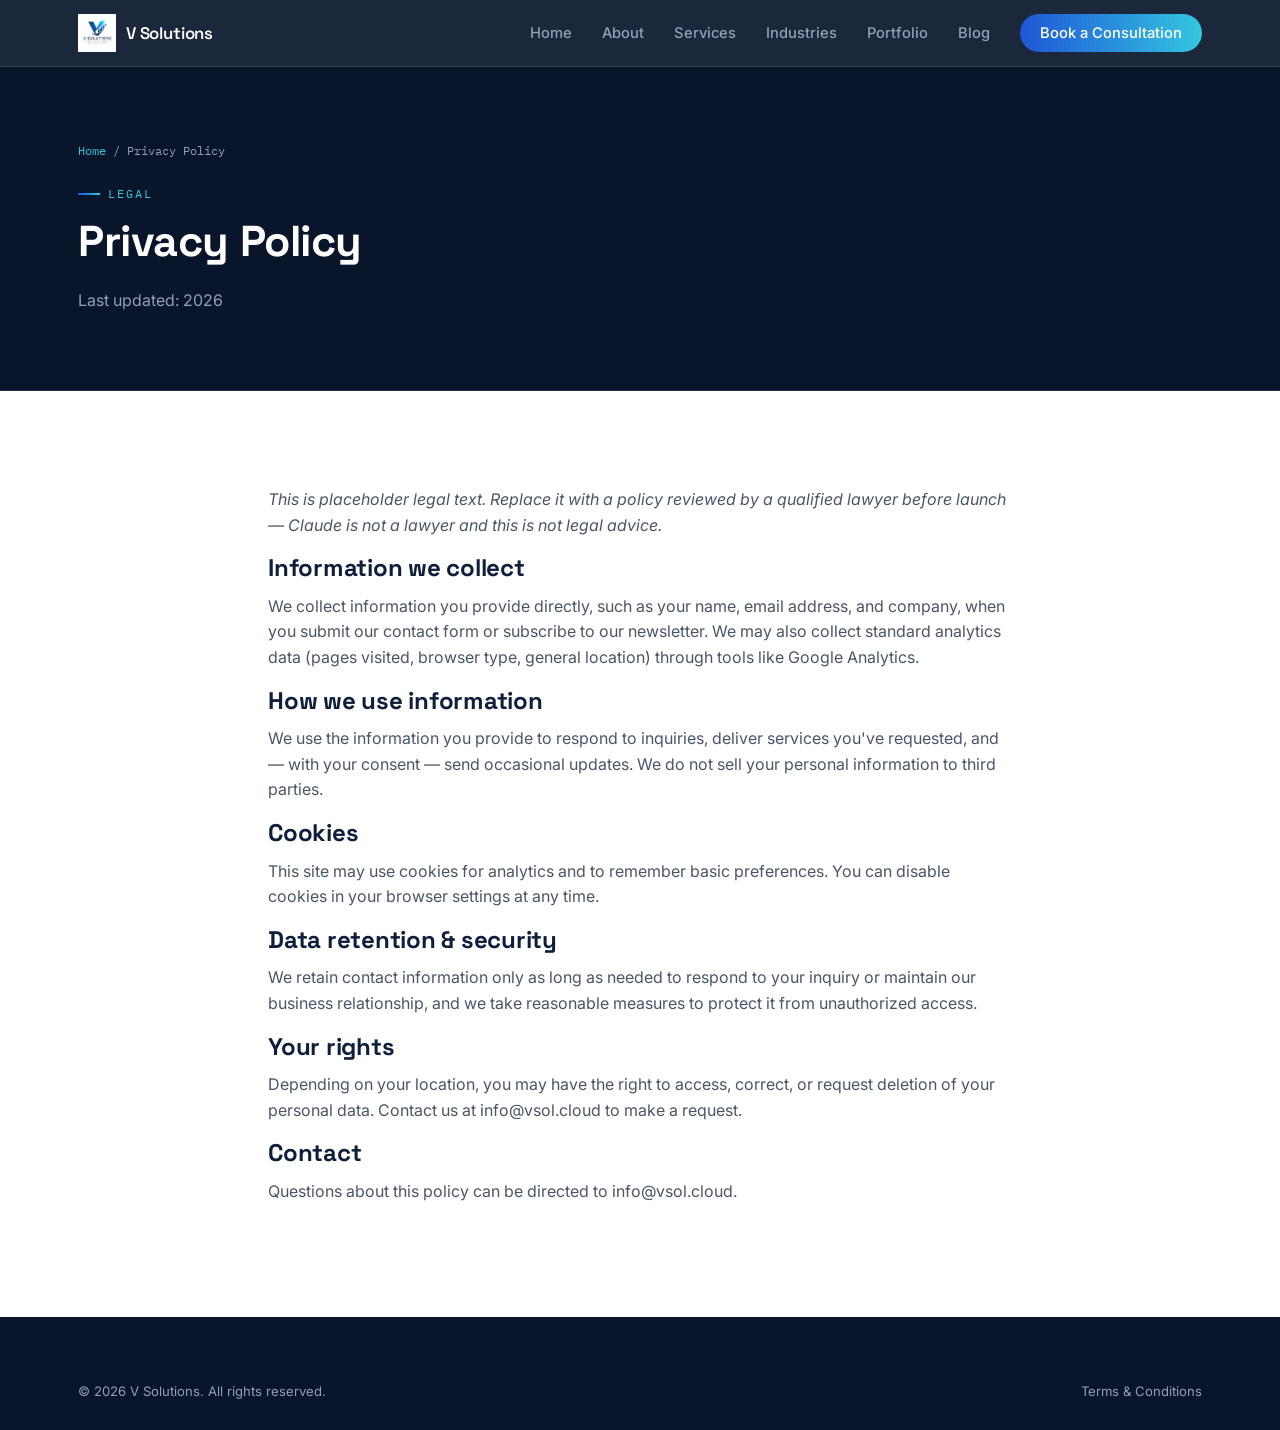
<file: privacy.html>
<!DOCTYPE html>
<html lang="en">
<head>
<meta charset="UTF-8">
<meta name="viewport" content="width=device-width, initial-scale=1.0">
<title>Privacy Policy — V Solutions</title>
<link rel="icon" href="assets/img/logo.png">
<link rel="preconnect" href="https://fonts.googleapis.com">
<link href="https://fonts.googleapis.com/css2?family=Space+Grotesk:wght@500;600;700&family=Inter:wght@400;500;600&family=IBM+Plex+Mono:wght@400;500&display=swap" rel="stylesheet">
<link rel="stylesheet" href="assets/css/style.css">
</head>
<body>

<header class="site-header">
  <nav class="nav">
    <a href="index.html" class="nav-brand">
      <img src="assets/img/logo.png" alt="V Solutions logo">
      <span>V Solutions</span>
    </a>
    <button class="nav-toggle" aria-label="Toggle menu" aria-expanded="false">&#9776;</button>
    <ul class="nav-links">
      <li><a href="index.html">Home</a></li>
      <li><a href="about.html">About</a></li>
      <li><a href="services.html">Services</a></li>
      <li><a href="industries.html">Industries</a></li>
      <li><a href="portfolio.html">Portfolio</a></li>
      <li><a href="blog.html">Blog</a></li>
      <li><a href="contact.html" class="nav-cta">Book a Consultation</a></li>
    </ul>
  </nav>
</header>

<section class="page-hero">
  <div class="container">
    <p class="breadcrumb"><a href="index.html">Home</a> / Privacy Policy</p>
    <p class="eyebrow on-dark">Legal</p>
    <h1>Privacy Policy</h1>
    <p>Last updated: <span data-year></span></p>
  </div>
</section>

<section class="section">
  <div class="container" style="max-width:800px;">
    <p><em>This is placeholder legal text. Replace it with a policy reviewed by a qualified lawyer before launch — Claude is not a lawyer and this is not legal advice.</em></p>

    <h2>Information we collect</h2>
    <p>We collect information you provide directly, such as your name, email address, and company, when you submit our contact form or subscribe to our newsletter. We may also collect standard analytics data (pages visited, browser type, general location) through tools like Google Analytics.</p>

    <h2>How we use information</h2>
    <p>We use the information you provide to respond to inquiries, deliver services you've requested, and — with your consent — send occasional updates. We do not sell your personal information to third parties.</p>

    <h2>Cookies</h2>
    <p>This site may use cookies for analytics and to remember basic preferences. You can disable cookies in your browser settings at any time.</p>

    <h2>Data retention &amp; security</h2>
    <p>We retain contact information only as long as needed to respond to your inquiry or maintain our business relationship, and we take reasonable measures to protect it from unauthorized access.</p>

    <h2>Your rights</h2>
    <p>Depending on your location, you may have the right to access, correct, or request deletion of your personal data. Contact us at info@vsol.cloud to make a request.</p>

    <h2>Contact</h2>
    <p>Questions about this policy can be directed to info@vsol.cloud.</p>
  </div>
</section>

<footer class="site-footer">
  <div class="container">
    <div class="footer-bottom" style="border-top:0; padding-top:0;">
      <span>&copy; <span data-year></span> V Solutions. All rights reserved.</span>
      <span><a href="terms.html">Terms &amp; Conditions</a></span>
    </div>
  </div>
</footer>

<script src="assets/js/main.js"></script>
</body>
</html>
</file>
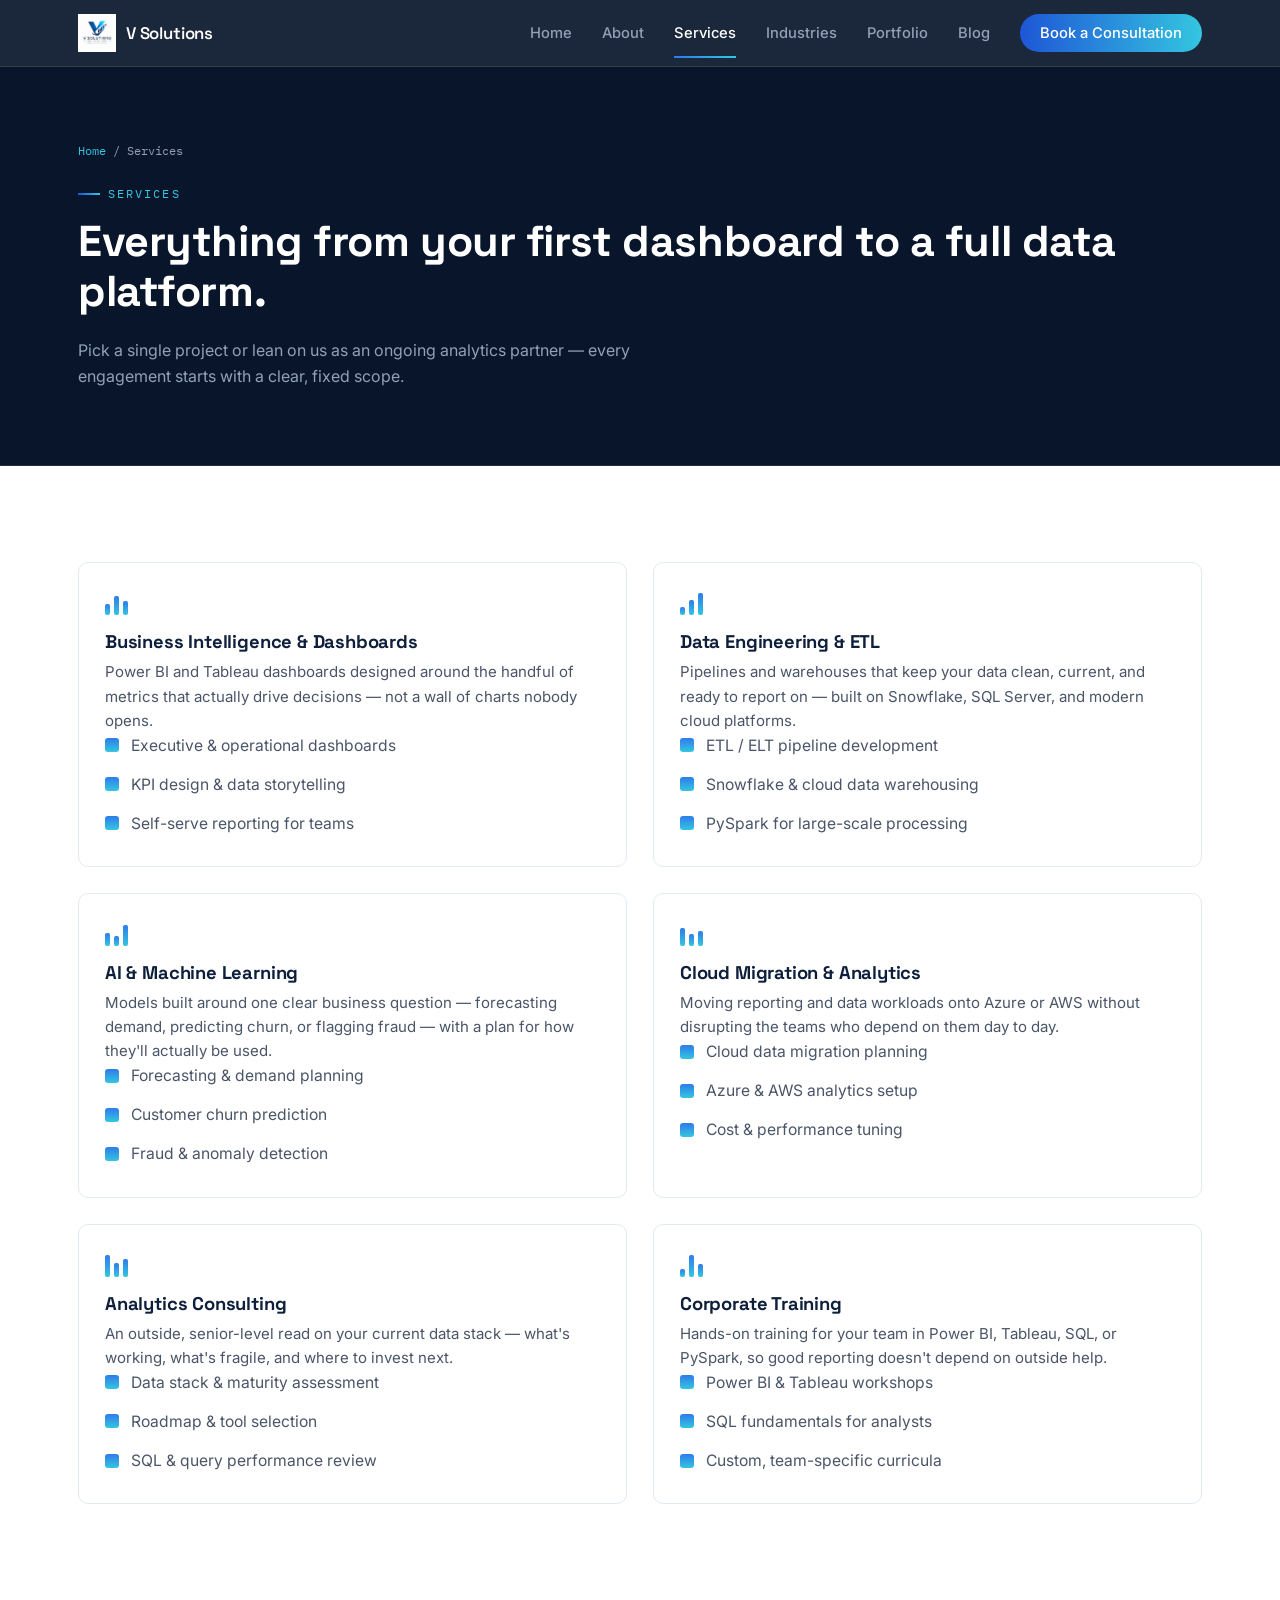
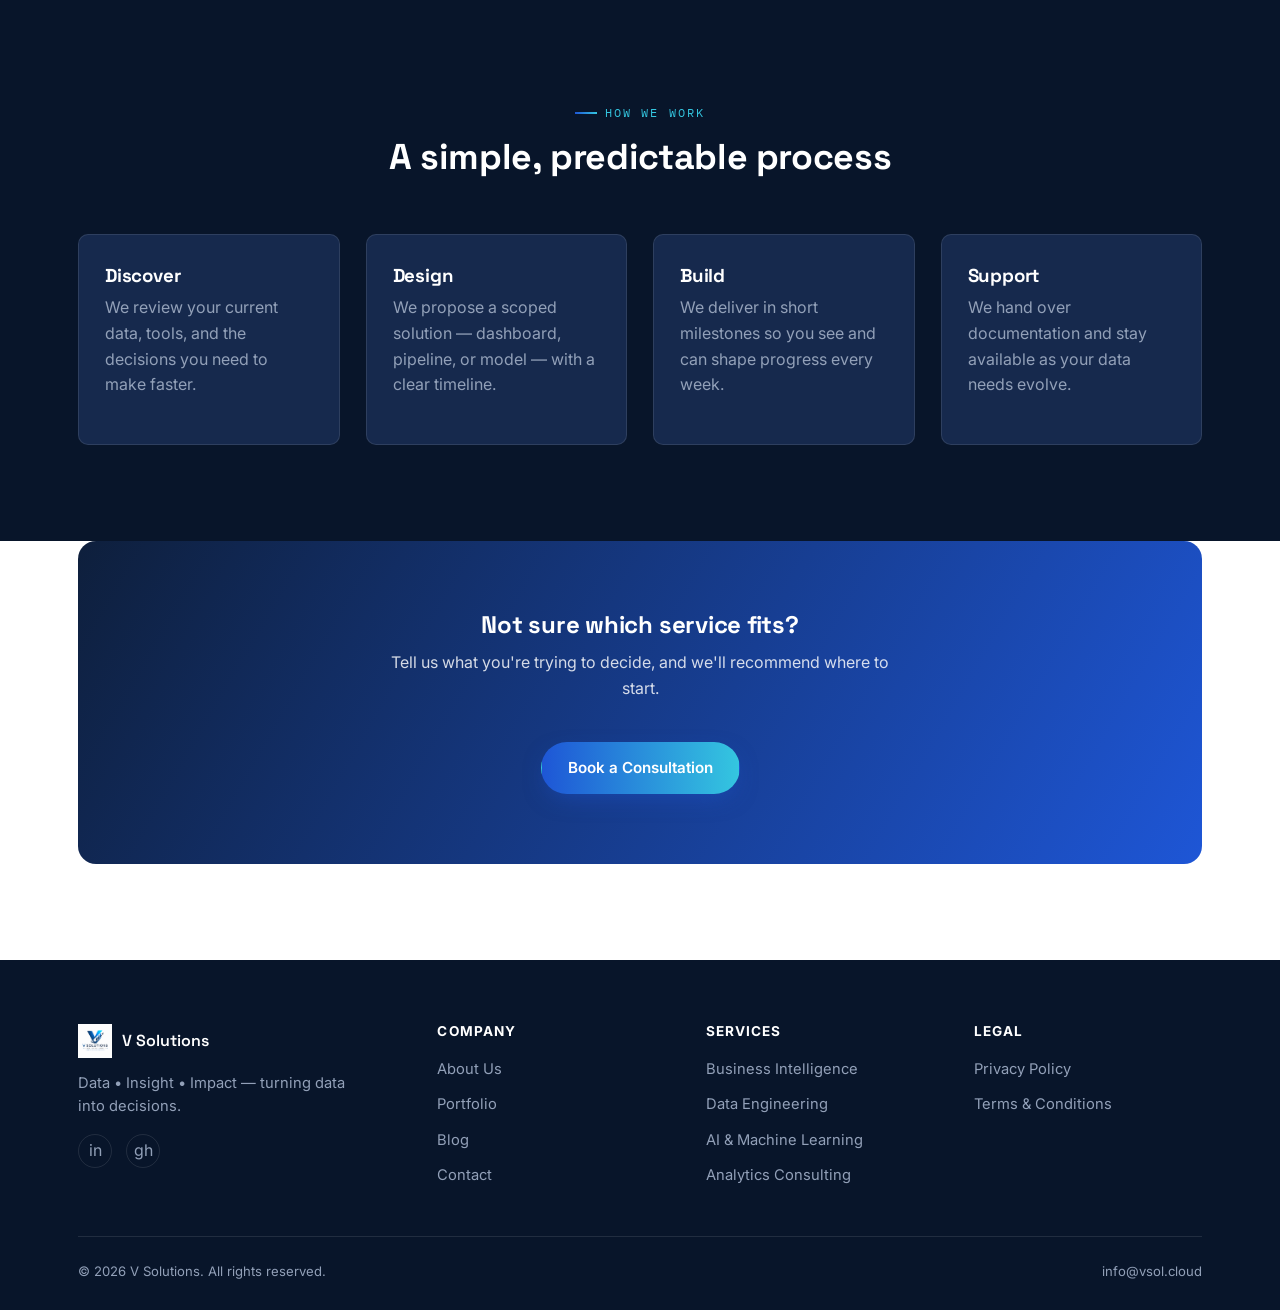
<file: services.html>
<!DOCTYPE html>
<html lang="en">
<head>
<meta charset="UTF-8">
<meta name="viewport" content="width=device-width, initial-scale=1.0">
<title>Services — V Solutions</title>
<meta name="description" content="Business intelligence, data engineering, AI/ML, and analytics consulting services from V Solutions.">
<link rel="icon" href="assets/img/logo.png">
<link rel="preconnect" href="https://fonts.googleapis.com">
<link href="https://fonts.googleapis.com/css2?family=Space+Grotesk:wght@500;600;700&family=Inter:wght@400;500;600&family=IBM+Plex+Mono:wght@400;500&display=swap" rel="stylesheet">
<link rel="stylesheet" href="assets/css/style.css">
</head>
<body>

<header class="site-header">
  <nav class="nav">
    <a href="index.html" class="nav-brand">
      <img src="assets/img/logo.png" alt="V Solutions logo">
      <span>V Solutions</span>
    </a>
    <button class="nav-toggle" aria-label="Toggle menu" aria-expanded="false">&#9776;</button>
    <ul class="nav-links">
      <li><a href="index.html">Home</a></li>
      <li><a href="about.html">About</a></li>
      <li><a href="services.html" aria-current="page">Services</a></li>
      <li><a href="industries.html">Industries</a></li>
      <li><a href="portfolio.html">Portfolio</a></li>
      <li><a href="blog.html">Blog</a></li>
      <li><a href="contact.html" class="nav-cta">Book a Consultation</a></li>
    </ul>
  </nav>
</header>

<section class="page-hero">
  <div class="container">
    <p class="breadcrumb"><a href="index.html">Home</a> / Services</p>
    <p class="eyebrow on-dark">Services</p>
    <h1>Everything from your first dashboard to a full data platform.</h1>
    <p>Pick a single project or lean on us as an ongoing analytics partner — every engagement starts with a clear, fixed scope.</p>
  </div>
</section>

<section class="section">
  <div class="container">
    <div class="grid grid-2">

      <div class="card">
        <div class="bar-mark"><span style="height:50%"></span><span style="height:90%"></span><span style="height:65%"></span></div>
        <h3>Business Intelligence &amp; Dashboards</h3>
        <p>Power BI and Tableau dashboards designed around the handful of metrics that actually drive decisions — not a wall of charts nobody opens.</p>
        <ul class="bar-list">
          <li>Executive &amp; operational dashboards</li>
          <li>KPI design &amp; data storytelling</li>
          <li>Self-serve reporting for teams</li>
        </ul>
      </div>

      <div class="card">
        <div class="bar-mark"><span style="height:40%"></span><span style="height:70%"></span><span style="height:100%"></span></div>
        <h3>Data Engineering &amp; ETL</h3>
        <p>Pipelines and warehouses that keep your data clean, current, and ready to report on — built on Snowflake, SQL Server, and modern cloud platforms.</p>
        <ul class="bar-list">
          <li>ETL / ELT pipeline development</li>
          <li>Snowflake &amp; cloud data warehousing</li>
          <li>PySpark for large-scale processing</li>
        </ul>
      </div>

      <div class="card">
        <div class="bar-mark"><span style="height:60%"></span><span style="height:45%"></span><span style="height:95%"></span></div>
        <h3>AI &amp; Machine Learning</h3>
        <p>Models built around one clear business question — forecasting demand, predicting churn, or flagging fraud — with a plan for how they'll actually be used.</p>
        <ul class="bar-list">
          <li>Forecasting &amp; demand planning</li>
          <li>Customer churn prediction</li>
          <li>Fraud &amp; anomaly detection</li>
        </ul>
      </div>

      <div class="card">
        <div class="bar-mark"><span style="height:80%"></span><span style="height:55%"></span><span style="height:70%"></span></div>
        <h3>Cloud Migration &amp; Analytics</h3>
        <p>Moving reporting and data workloads onto Azure or AWS without disrupting the teams who depend on them day to day.</p>
        <ul class="bar-list">
          <li>Cloud data migration planning</li>
          <li>Azure &amp; AWS analytics setup</li>
          <li>Cost &amp; performance tuning</li>
        </ul>
      </div>

      <div class="card">
        <div class="bar-mark"><span style="height:100%"></span><span style="height:60%"></span><span style="height:80%"></span></div>
        <h3>Analytics Consulting</h3>
        <p>An outside, senior-level read on your current data stack — what's working, what's fragile, and where to invest next.</p>
        <ul class="bar-list">
          <li>Data stack &amp; maturity assessment</li>
          <li>Roadmap &amp; tool selection</li>
          <li>SQL &amp; query performance review</li>
        </ul>
      </div>

      <div class="card">
        <div class="bar-mark"><span style="height:35%"></span><span style="height:100%"></span><span style="height:55%"></span></div>
        <h3>Corporate Training</h3>
        <p>Hands-on training for your team in Power BI, Tableau, SQL, or PySpark, so good reporting doesn't depend on outside help.</p>
        <ul class="bar-list">
          <li>Power BI &amp; Tableau workshops</li>
          <li>SQL fundamentals for analysts</li>
          <li>Custom, team-specific curricula</li>
        </ul>
      </div>

    </div>
  </div>
</section>

<section class="section section-navy">
  <div class="container">
    <div class="section-head center" style="max-width:600px;">
      <p class="eyebrow on-dark">How we work</p>
      <h2>A simple, predictable process</h2>
    </div>
    <div class="grid grid-4">
      <div class="card-dark"><h3>Discover</h3><p>We review your current data, tools, and the decisions you need to make faster.</p></div>
      <div class="card-dark"><h3>Design</h3><p>We propose a scoped solution — dashboard, pipeline, or model — with a clear timeline.</p></div>
      <div class="card-dark"><h3>Build</h3><p>We deliver in short milestones so you see and can shape progress every week.</p></div>
      <div class="card-dark"><h3>Support</h3><p>We hand over documentation and stay available as your data needs evolve.</p></div>
    </div>
  </div>
</section>

<section class="section" style="padding-top:0;">
  <div class="container">
    <div class="cta-band">
      <h2>Not sure which service fits?</h2>
      <p>Tell us what you're trying to decide, and we'll recommend where to start.</p>
      <a href="contact.html" class="btn btn-primary" style="margin-top:24px;">Book a Consultation</a>
    </div>
  </div>
</section>

<footer class="site-footer">
  <div class="container">
    <div class="footer-grid">
      <div>
        <div class="footer-brand">
          <img src="assets/img/logo.png" alt="V Solutions logo">
          <span>V Solutions</span>
        </div>
        <p style="max-width:280px; font-size:0.92rem;">Data &bull; Insight &bull; Impact — turning data into decisions.</p>
        <div class="social-row">
          <a href="#" aria-label="LinkedIn">in</a>
          <a href="#" aria-label="GitHub">gh</a>
        </div>
      </div>
      <div class="footer-col">
        <h4>Company</h4>
        <ul>
          <li><a href="about.html">About Us</a></li>
          <li><a href="portfolio.html">Portfolio</a></li>
          <li><a href="blog.html">Blog</a></li>
          <li><a href="contact.html">Contact</a></li>
        </ul>
      </div>
      <div class="footer-col">
        <h4>Services</h4>
        <ul>
          <li><a href="services.html">Business Intelligence</a></li>
          <li><a href="services.html">Data Engineering</a></li>
          <li><a href="services.html">AI &amp; Machine Learning</a></li>
          <li><a href="services.html">Analytics Consulting</a></li>
        </ul>
      </div>
      <div class="footer-col">
        <h4>Legal</h4>
        <ul>
          <li><a href="privacy.html">Privacy Policy</a></li>
          <li><a href="terms.html">Terms &amp; Conditions</a></li>
        </ul>
      </div>
    </div>
    <div class="footer-bottom">
      <span>&copy; <span data-year></span> V Solutions. All rights reserved.</span>
      <span>info@vsol.cloud</span>
    </div>
  </div>
</footer>

<script src="assets/js/main.js"></script>
</body>
</html>
</file>
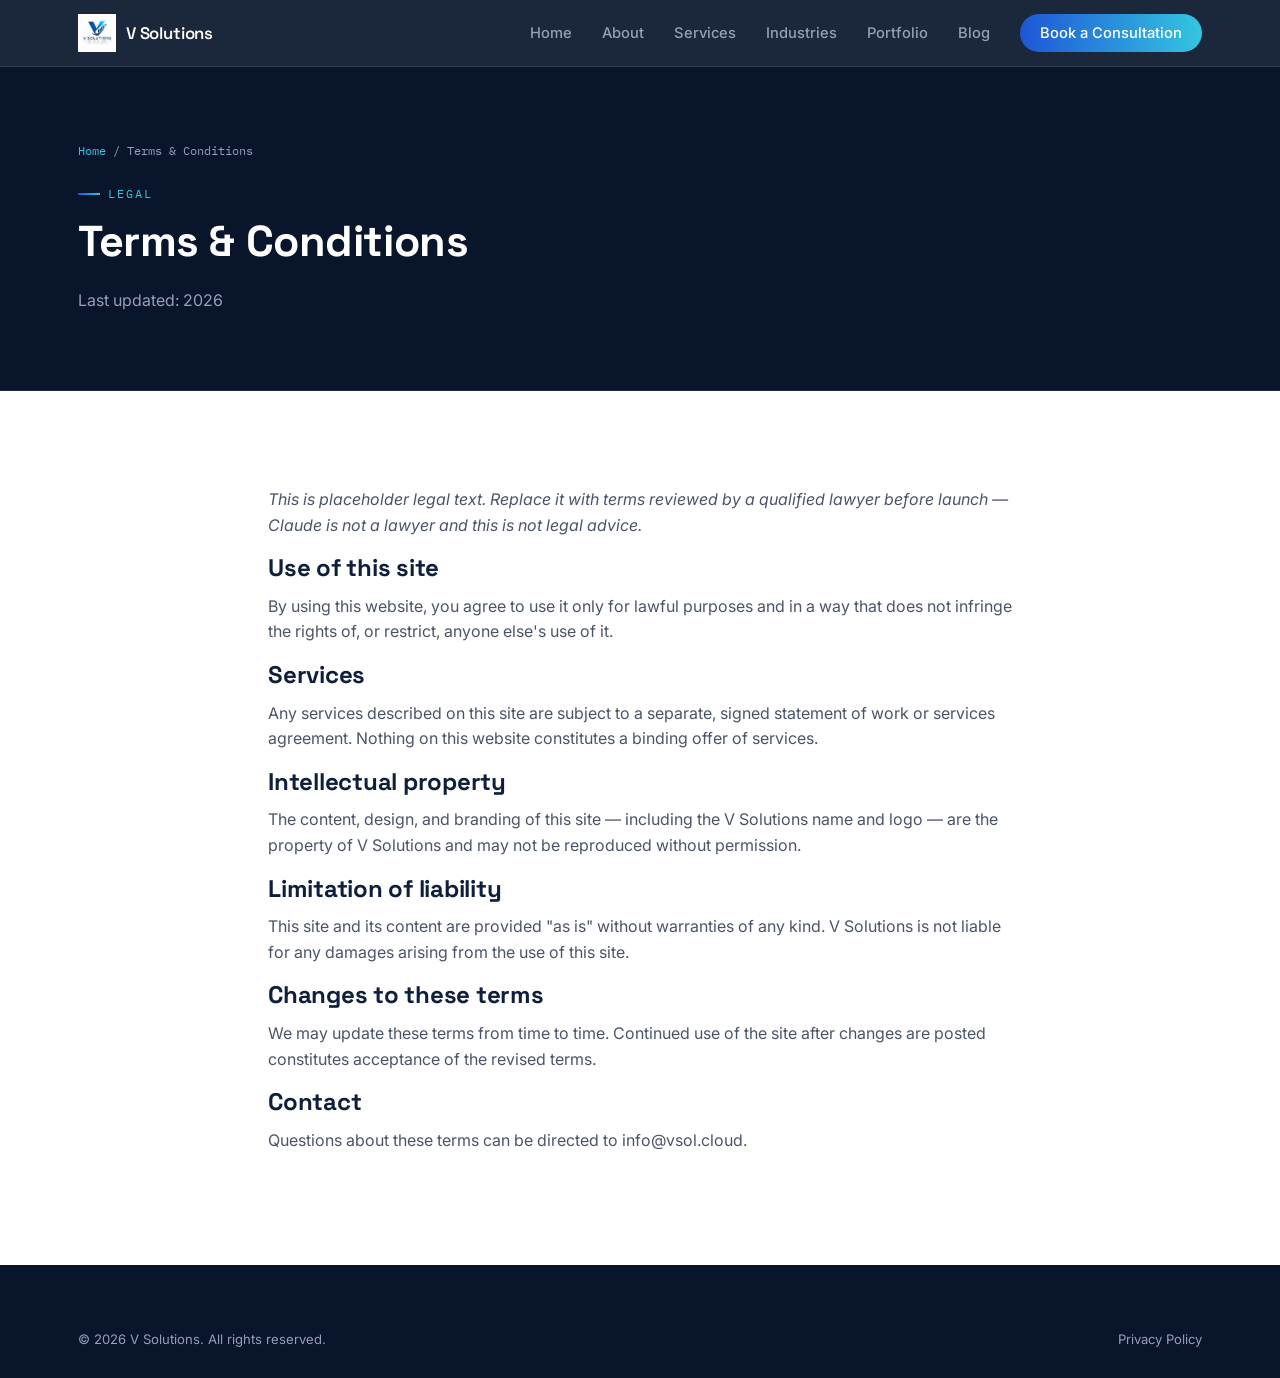
<file: terms.html>
<!DOCTYPE html>
<html lang="en">
<head>
<meta charset="UTF-8">
<meta name="viewport" content="width=device-width, initial-scale=1.0">
<title>Terms &amp; Conditions — V Solutions</title>
<link rel="icon" href="assets/img/logo.png">
<link rel="preconnect" href="https://fonts.googleapis.com">
<link href="https://fonts.googleapis.com/css2?family=Space+Grotesk:wght@500;600;700&family=Inter:wght@400;500;600&family=IBM+Plex+Mono:wght@400;500&display=swap" rel="stylesheet">
<link rel="stylesheet" href="assets/css/style.css">
</head>
<body>

<header class="site-header">
  <nav class="nav">
    <a href="index.html" class="nav-brand">
      <img src="assets/img/logo.png" alt="V Solutions logo">
      <span>V Solutions</span>
    </a>
    <button class="nav-toggle" aria-label="Toggle menu" aria-expanded="false">&#9776;</button>
    <ul class="nav-links">
      <li><a href="index.html">Home</a></li>
      <li><a href="about.html">About</a></li>
      <li><a href="services.html">Services</a></li>
      <li><a href="industries.html">Industries</a></li>
      <li><a href="portfolio.html">Portfolio</a></li>
      <li><a href="blog.html">Blog</a></li>
      <li><a href="contact.html" class="nav-cta">Book a Consultation</a></li>
    </ul>
  </nav>
</header>

<section class="page-hero">
  <div class="container">
    <p class="breadcrumb"><a href="index.html">Home</a> / Terms &amp; Conditions</p>
    <p class="eyebrow on-dark">Legal</p>
    <h1>Terms &amp; Conditions</h1>
    <p>Last updated: <span data-year></span></p>
  </div>
</section>

<section class="section">
  <div class="container" style="max-width:800px;">
    <p><em>This is placeholder legal text. Replace it with terms reviewed by a qualified lawyer before launch — Claude is not a lawyer and this is not legal advice.</em></p>

    <h2>Use of this site</h2>
    <p>By using this website, you agree to use it only for lawful purposes and in a way that does not infringe the rights of, or restrict, anyone else's use of it.</p>

    <h2>Services</h2>
    <p>Any services described on this site are subject to a separate, signed statement of work or services agreement. Nothing on this website constitutes a binding offer of services.</p>

    <h2>Intellectual property</h2>
    <p>The content, design, and branding of this site — including the V Solutions name and logo — are the property of V Solutions and may not be reproduced without permission.</p>

    <h2>Limitation of liability</h2>
    <p>This site and its content are provided "as is" without warranties of any kind. V Solutions is not liable for any damages arising from the use of this site.</p>

    <h2>Changes to these terms</h2>
    <p>We may update these terms from time to time. Continued use of the site after changes are posted constitutes acceptance of the revised terms.</p>

    <h2>Contact</h2>
    <p>Questions about these terms can be directed to info@vsol.cloud.</p>
  </div>
</section>

<footer class="site-footer">
  <div class="container">
    <div class="footer-bottom" style="border-top:0; padding-top:0;">
      <span>&copy; <span data-year></span> V Solutions. All rights reserved.</span>
      <span><a href="privacy.html">Privacy Policy</a></span>
    </div>
  </div>
</footer>

<script src="assets/js/main.js"></script>
</body>
</html>
</file>
<file: assets/css/style.css>
/* ============================================================
   V SOLUTIONS — Design System
   Palette derived from brand mark: deep navy field, blue-to-cyan
   ascending gradient, ice-white surfaces.
   ============================================================ */

:root{
  --navy-deep:   #08152A;
  --navy:        #0E1F3C;
  --navy-soft:   #16294D;
  --blue:        #1E56D6;
  --blue-bright: #2E7BEA;
  --cyan:        #34C6E0;
  --ice:         #F5F8FC;
  --paper:       #FFFFFF;
  --slate:       #4A5568;
  --slate-light: #92A0B8;
  --line:        #E3E9F2;
  --line-dark:   rgba(255,255,255,0.10);

  --font-display: 'Space Grotesk', sans-serif;
  --font-body:    'Inter', sans-serif;
  --font-mono:    'IBM Plex Mono', monospace;

  --container: 1180px;
  --radius: 10px;
}

*,*::before,*::after{ box-sizing:border-box; }
html{ scroll-behavior:smooth; }
body{
  margin:0;
  font-family:var(--font-body);
  color:var(--slate);
  background:var(--paper);
  -webkit-font-smoothing:antialiased;
  line-height:1.6;
}
img{ max-width:100%; display:block; }
a{ color:inherit; text-decoration:none; }
h1,h2,h3,h4{
  font-family:var(--font-display);
  color:var(--navy);
  margin:0 0 .5em;
  line-height:1.15;
  letter-spacing:-0.01em;
}
p{ margin:0 0 1em; }
.container{
  max-width:var(--container);
  margin:0 auto;
  padding:0 28px;
}
.mono{ font-family:var(--font-mono); }

/* focus visibility */
a:focus-visible, button:focus-visible, input:focus-visible, textarea:focus-visible{
  outline:2px solid var(--cyan);
  outline-offset:3px;
}

@media (prefers-reduced-motion: reduce){
  *{ animation-duration:0.01ms !important; animation-iteration-count:1 !important; transition-duration:0.01ms !important; scroll-behavior:auto !important; }
}

/* ---------------- Eyebrow / labels ---------------- */
.eyebrow{
  display:inline-flex;
  align-items:center;
  gap:8px;
  font-family:var(--font-mono);
  font-size:0.72rem;
  letter-spacing:0.18em;
  text-transform:uppercase;
  color:var(--blue-bright);
  margin-bottom:14px;
}
.eyebrow::before{
  content:"";
  width:22px; height:2px;
  background:linear-gradient(90deg,var(--blue),var(--cyan));
  display:inline-block;
}
.eyebrow.on-dark{ color:var(--cyan); }

/* ---------------- Header / Nav ---------------- */
.site-header{
  position:sticky; top:0; z-index:100;
  background:rgba(8,21,42,0.92);
  backdrop-filter:blur(10px);
  border-bottom:1px solid var(--line-dark);
}
.nav{
  display:flex; align-items:center; justify-content:space-between;
  padding:14px 28px;
  max-width:var(--container);
  margin:0 auto;
}
.nav-brand{ display:flex; align-items:center; gap:10px; }
.nav-brand img{ height:38px; width:auto; }
.nav-brand span{
  font-family:var(--font-display);
  color:#fff; font-weight:600; font-size:1.05rem; letter-spacing:-0.01em;
}
.nav-links{
  display:flex; align-items:center; gap:30px;
  list-style:none; margin:0; padding:0;
}
.nav-links a{
  color:var(--slate-light);
  font-size:0.92rem; font-weight:500;
  transition:color .15s ease;
  position:relative;
}
.nav-links a:hover, .nav-links a[aria-current="page"]{ color:#fff; }
.nav-links a[aria-current="page"]::after{
  content:"";
  position:absolute; left:0; right:0; bottom:-16px;
  height:2px;
  background:linear-gradient(90deg,var(--blue-bright),var(--cyan));
}
.nav-cta{
  background:linear-gradient(90deg,var(--blue),var(--cyan));
  color:#fff !important;
  padding:10px 20px;
  border-radius:100px;
  font-weight:600; font-size:0.88rem;
}
.nav-toggle{
  display:none;
  background:none; border:0; color:#fff; font-size:1.4rem; cursor:pointer;
}

@media (max-width:900px){
  .nav-links{
    position:fixed; inset:64px 0 0 0;
    background:var(--navy-deep);
    flex-direction:column; align-items:flex-start;
    padding:30px 28px; gap:22px;
    transform:translateY(-8px);
    opacity:0; pointer-events:none;
    transition:opacity .2s ease, transform .2s ease;
  }
  .nav-links.open{ opacity:1; pointer-events:auto; transform:translateY(0); }
  .nav-links a[aria-current="page"]::after{ display:none; }
  .nav-toggle{ display:block; }
}

/* ---------------- Buttons ---------------- */
.btn{
  display:inline-flex; align-items:center; gap:8px;
  padding:13px 26px;
  border-radius:100px;
  font-weight:600; font-size:0.95rem;
  cursor:pointer; border:1px solid transparent;
  transition:transform .15s ease, box-shadow .15s ease, background .15s ease;
}
.btn-primary{
  background:linear-gradient(90deg,var(--blue),var(--cyan));
  color:#fff;
  box-shadow:0 8px 24px -8px rgba(30,86,214,0.55);
}
.btn-primary:hover{ transform:translateY(-2px); box-shadow:0 12px 28px -8px rgba(30,86,214,0.65); }
.btn-ghost{
  background:transparent;
  color:var(--navy);
  border-color:var(--line);
}
.btn-ghost:hover{ border-color:var(--blue); color:var(--blue); }
.btn-ghost.on-dark{ color:#fff; border-color:var(--line-dark); }
.btn-ghost.on-dark:hover{ border-color:var(--cyan); color:var(--cyan); }

/* ---------------- Hero ---------------- */
.hero{
  position:relative;
  background:radial-gradient(circle at 78% 20%, #123061 0%, var(--navy) 45%, var(--navy-deep) 100%);
  color:#fff;
  padding:120px 0 100px;
  overflow:hidden;
}
.hero-grid{
  display:grid; grid-template-columns:1.05fr 0.95fr; gap:60px; align-items:center;
}
.hero h1{ color:#fff; font-size:clamp(2.3rem,4.2vw,3.4rem); }
.hero .lede{ color:var(--slate-light); font-size:1.12rem; max-width:520px; }
.hero-actions{ display:flex; gap:16px; margin-top:32px; flex-wrap:wrap; }
.hero-stats{
  display:flex; gap:34px; margin-top:56px; flex-wrap:wrap;
}
.hero-stats div strong{
  display:block; font-family:var(--font-mono); font-size:1.5rem; color:var(--cyan);
}
.hero-stats div span{ font-size:0.82rem; color:var(--slate-light); }

/* bars graphic (echoes the logo) */
.bars-graphic{ width:100%; height:auto; }
.bars-graphic rect{
  transform-origin:bottom;
  animation:grow 1.1s cubic-bezier(.2,.8,.2,1) both;
}
.bars-graphic .b1{ animation-delay:.05s; }
.bars-graphic .b2{ animation-delay:.15s; }
.bars-graphic .b3{ animation-delay:.25s; }
.bars-graphic .b4{ animation-delay:.35s; }
.bars-graphic .b5{ animation-delay:.45s; }
@keyframes grow{ from{ transform:scaleY(0); opacity:0; } to{ transform:scaleY(1); opacity:1; } }
.bars-graphic .arrow-path{
  stroke-dasharray:340; stroke-dashoffset:340;
  animation:draw 1s ease .5s forwards;
}
@keyframes draw{ to{ stroke-dashoffset:0; } }

/* ---------------- Swoosh divider (signature element) ---------------- */
.swoosh-divider{ display:block; width:100%; height:56px; }
.swoosh-divider.flip{ transform:scaleY(-1); }

/* ---------------- Sections ---------------- */
.section{ padding:96px 0; }
.section-ice{ background:var(--ice); }
.section-navy{ background:var(--navy-deep); color:var(--slate-light); }
.section-navy h2, .section-navy h3{ color:#fff; }
.section-head{ max-width:640px; margin-bottom:56px; }
.section-head.center{ margin-left:auto; margin-right:auto; text-align:center; }
.section-head h2{ font-size:clamp(1.7rem,2.8vw,2.4rem); }

/* ---------------- Cards / grids ---------------- */
.grid{ display:grid; gap:26px; }
.grid-3{ grid-template-columns:repeat(3,1fr); }
.grid-4{ grid-template-columns:repeat(4,1fr); }
.grid-2{ grid-template-columns:repeat(2,1fr); }
@media (max-width:980px){ .grid-3,.grid-4{ grid-template-columns:repeat(2,1fr); } .hero-grid{ grid-template-columns:1fr; } }
@media (max-width:640px){ .grid-2,.grid-3,.grid-4{ grid-template-columns:1fr; } }

.card{
  background:var(--paper);
  border:1px solid var(--line);
  border-radius:var(--radius);
  padding:30px 26px;
  transition:transform .18s ease, box-shadow .18s ease, border-color .18s ease;
}
.card:hover{ transform:translateY(-4px); box-shadow:0 20px 40px -24px rgba(14,31,60,0.3); border-color:transparent; }
.card .bar-mark{ display:flex; align-items:flex-end; gap:4px; height:22px; margin-bottom:16px; }
.card .bar-mark span{ width:5px; background:linear-gradient(180deg,var(--blue-bright),var(--cyan)); border-radius:2px; }
.card h3{ font-size:1.15rem; margin-bottom:8px; }
.card p{ font-size:0.94rem; margin-bottom:0; color:var(--slate); }

.card-dark{
  background:var(--navy-soft);
  border:1px solid var(--line-dark);
  border-radius:var(--radius);
  padding:30px 26px;
  color:var(--slate-light);
}
.card-dark h3{ color:#fff; }

/* stat strip */
.stat-strip{ display:flex; justify-content:space-between; flex-wrap:wrap; gap:30px; }
.stat-strip .stat{ text-align:left; }
.stat-strip strong{ display:block; font-family:var(--font-mono); font-size:2.1rem; color:var(--navy); }
.stat-strip span{ font-size:0.85rem; color:var(--slate-light); }
.section-navy .stat-strip strong{ color:var(--cyan); }

/* tag pills (industries / tech) */
.pill-row{ display:flex; flex-wrap:wrap; gap:12px; }
.pill{
  font-family:var(--font-mono); font-size:0.82rem;
  padding:9px 16px; border-radius:100px;
  border:1px solid var(--line); color:var(--navy);
}
.section-navy .pill{ border-color:var(--line-dark); color:var(--slate-light); }

/* list with bar bullets */
.bar-list{ list-style:none; margin:0; padding:0; display:grid; gap:14px; }
.bar-list li{ display:flex; align-items:center; gap:12px; font-size:0.98rem; color:var(--slate); }
.bar-list li::before{
  content:""; flex:none; width:14px; height:14px;
  background:linear-gradient(180deg,var(--blue-bright),var(--cyan));
  border-radius:3px;
}
.section-navy .bar-list li{ color:var(--slate-light); }

/* CTA band */
.cta-band{
  background:linear-gradient(120deg,var(--navy) 0%, var(--blue) 100%);
  color:#fff; text-align:center; padding:70px 28px; border-radius:18px;
}
.cta-band h2{ color:#fff; }
.cta-band p{ color:rgba(255,255,255,0.82); max-width:520px; margin-left:auto; margin-right:auto; }

/* forms */
.form-grid{ display:grid; gap:18px; }
label{ display:block; font-size:0.85rem; font-weight:600; color:var(--navy); margin-bottom:6px; }
input,textarea,select{
  width:100%; padding:12px 14px; border-radius:8px;
  border:1px solid var(--line); font-family:var(--font-body); font-size:0.95rem;
  background:#fff; color:var(--navy);
}
textarea{ resize:vertical; min-height:130px; }

/* footer */
.site-footer{ background:var(--navy-deep); color:var(--slate-light); padding:64px 0 28px; }
.footer-grid{ display:grid; grid-template-columns:1.4fr 1fr 1fr 1fr; gap:40px; margin-bottom:48px; }
.footer-brand{ display:flex; align-items:center; gap:10px; margin-bottom:14px; }
.footer-brand img{ height:34px; }
.footer-brand span{ font-family:var(--font-display); color:#fff; font-weight:600; }
.footer-col h4{ color:#fff; font-family:var(--font-body); font-size:0.85rem; text-transform:uppercase; letter-spacing:0.08em; margin-bottom:16px; }
.footer-col ul{ list-style:none; margin:0; padding:0; display:grid; gap:10px; }
.footer-col a{ font-size:0.92rem; color:var(--slate-light); }
.footer-col a:hover{ color:var(--cyan); }
.footer-bottom{
  display:flex; justify-content:space-between; align-items:center;
  border-top:1px solid var(--line-dark); padding-top:24px; font-size:0.82rem;
  flex-wrap:wrap; gap:12px;
}
.social-row{ display:flex; gap:14px; }
.social-row a{
  width:34px; height:34px; border-radius:100px; border:1px solid var(--line-dark);
  display:flex; align-items:center; justify-content:center; color:var(--slate-light);
}
.social-row a:hover{ color:#fff; border-color:var(--cyan); }
@media (max-width:900px){ .footer-grid{ grid-template-columns:1fr 1fr; } }
@media (max-width:560px){ .footer-grid{ grid-template-columns:1fr; } }

/* page header (inner pages) */
.page-hero{
  background:var(--navy-deep); color:#fff; padding:74px 0 60px;
  border-bottom:1px solid var(--line-dark);
}
.page-hero h1{ color:#fff; font-size:clamp(2rem,3.6vw,2.7rem); }
.page-hero p{ color:var(--slate-light); max-width:600px; }
.breadcrumb{ font-family:var(--font-mono); font-size:0.78rem; color:var(--slate-light); margin-bottom:16px; }
.breadcrumb a{ color:var(--cyan); }

/* blog */
.post-card img{ border-radius:var(--radius) var(--radius) 0 0; aspect-ratio:16/10; object-fit:cover; }
.post-card .body{ border:1px solid var(--line); border-top:0; border-radius:0 0 var(--radius) var(--radius); padding:22px; }
.post-thumb{
  aspect-ratio:16/10;
  border-radius:10px 10px 0 0;
  display:flex; align-items:center; justify-content:center;
  overflow:hidden;
}
.post-thumb svg{ width:78%; height:78%; }
.post-meta{ font-family:var(--font-mono); font-size:0.75rem; color:var(--blue-bright); margin-bottom:10px; letter-spacing:.04em; }

/* portfolio */
.portfolio-card .thumb{
  height:190px; border-radius:var(--radius) var(--radius) 0 0;
  background:linear-gradient(135deg,var(--navy) 0%, var(--blue) 60%, var(--cyan) 100%);
  position:relative; overflow:hidden;
}
.portfolio-card .thumb svg{ width:100%; height:100%; display:block; }
.portfolio-card .thumb .mini-bars{ position:absolute; bottom:16px; left:20px; display:flex; align-items:flex-end; gap:6px; height:70px; }
.portfolio-card .thumb .mini-bars span{ width:10px; background:rgba(255,255,255,0.85); border-radius:2px; }
.portfolio-card .body{ border:1px solid var(--line); border-top:0; border-radius:0 0 var(--radius) var(--radius); padding:22px; }

/* team */
.team-card{ text-align:center; }
.team-avatar{
  width:88px; height:88px; border-radius:100px; margin:0 auto 16px;
  background:linear-gradient(135deg,var(--blue),var(--cyan));
  display:flex; align-items:center; justify-content:center;
  color:#fff; font-family:var(--font-display); font-size:1.4rem; font-weight:600;
}

/* utility */
.center-text{ text-align:center; }
.mt-large{ margin-top:64px; }
.two-col{ display:grid; grid-template-columns:1fr 1fr; gap:56px; align-items:center; }
@media (max-width:860px){ .two-col{ grid-template-columns:1fr; } }
</file>
